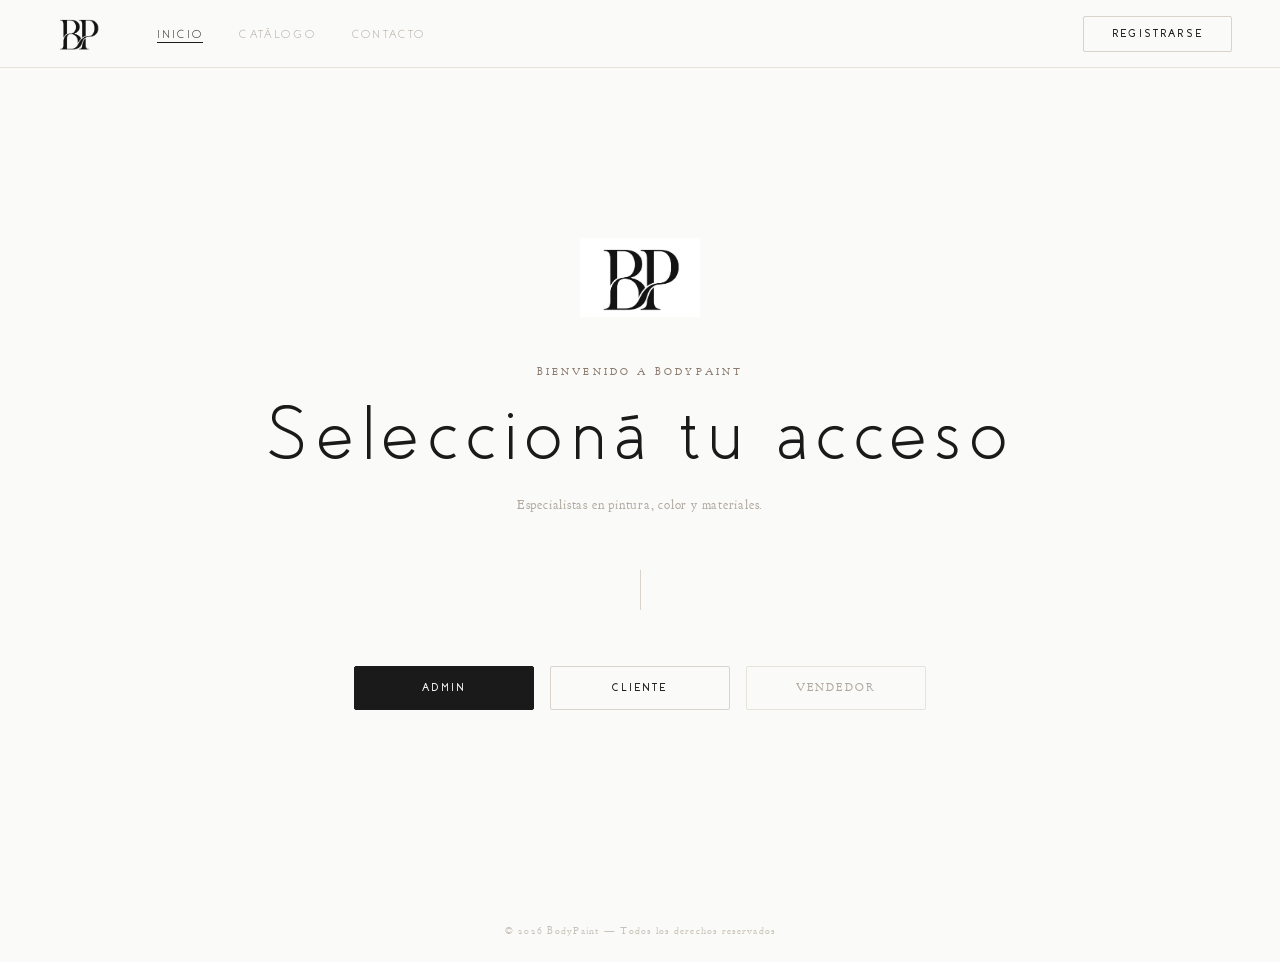
<file: index.html>
<!DOCTYPE html>
<html lang="es">
<head>
  <meta charset="UTF-8">
  <meta http-equiv="refresh" content="0; url=/frontend/index.html">
  <title>BodyPaint</title>
  <script>location.replace('/frontend/index.html');</script>
</head>
<body>
  <a href="/frontend/index.html">Ir a BodyPaint</a>
</body>
</html>
</file>
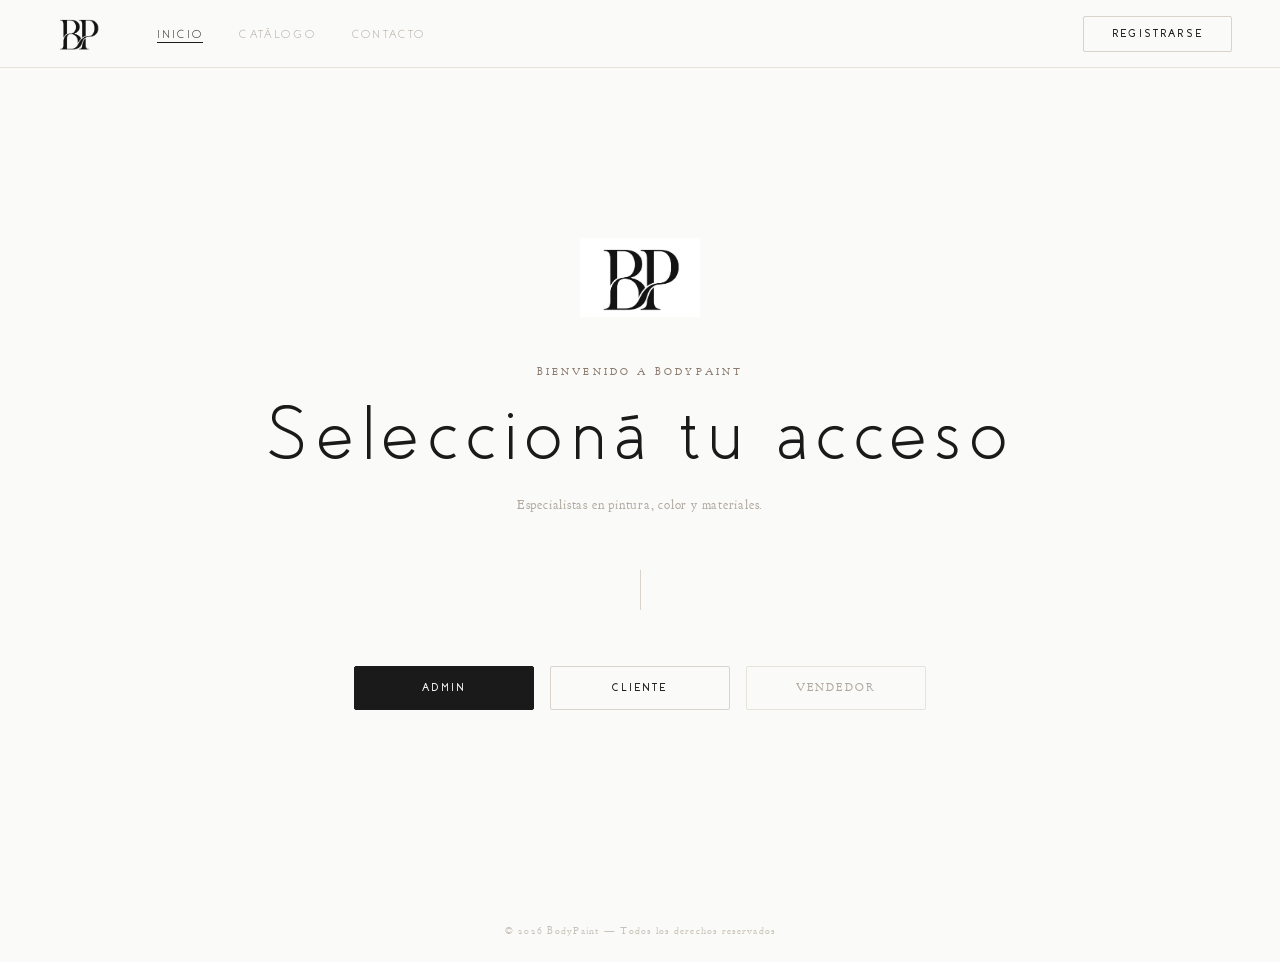
<file: frontend/index.html>
<!DOCTYPE html>
<html lang="es">
<head>
  <meta charset="UTF-8">
  <meta name="viewport" content="width=device-width, initial-scale=1.0">
  <title>BodyPaint</title>
  <link rel="stylesheet" href="/frontend/css/bp-theme.css">
  <style>
    /* ── INDEX-SPECIFIC ── */
    body { background: var(--white); }

    .index-main {
      min-height: calc(100vh - 68px);
      display: flex;
      flex-direction: column;
      align-items: center;
      justify-content: center;
      padding: 60px 24px 80px;
    }

    .index-logo-wrap {
      margin-bottom: 48px;
      animation: fadeIn 0.8s ease both;
    }

    .index-logo-img {
      width: 120px;
      height: auto;
      display: block;
      margin: 0 auto;
      mix-blend-mode: multiply;
    }

    .index-eyebrow {
      font-family: var(--font-body);
      font-size: 0.62rem;
      font-weight: 400;
      letter-spacing: 0.32em;
      text-transform: uppercase;
      color: var(--warm);
      margin-bottom: 16px;
      animation: fadeUp 0.6s 0.1s ease both;
      text-align: center;
    }

    .index-title {
      font-family: var(--font-display);
      font-size: clamp(2.8rem, 6vw, 5rem);
      font-weight: 300;
      letter-spacing: 0.1em;
      color: var(--ink);
      text-align: center;
      line-height: 1.05;
      margin-bottom: 20px;
      animation: fadeUp 0.6s 0.15s ease both;
    }

    .index-sub {
      font-size: 0.82rem;
      font-weight: 300;
      color: var(--muted);
      letter-spacing: 0.06em;
      text-align: center;
      margin-bottom: 56px;
      animation: fadeUp 0.6s 0.2s ease both;
    }

    .index-divider {
      width: 1px;
      height: 40px;
      background: var(--border);
      margin: 0 auto 56px;
      animation: fadeIn 0.6s 0.25s ease both;
    }

    .index-botones {
      display: flex;
      gap: 16px;
      flex-wrap: wrap;
      justify-content: center;
      animation: fadeUp 0.6s 0.3s ease both;
    }

    .btn-index {
      padding: 14px 40px;
      font-size: 0.68rem;
      letter-spacing: 0.2em;
      min-width: 180px;
    }

    .btn-vendedor {
      display: inline-flex;
      align-items: center;
      justify-content: center;
      background: transparent;
      color: var(--muted);
      border: 1px solid var(--border2);
      font-family: var(--font-body);
      font-size: 0.68rem;
      font-weight: 400;
      letter-spacing: 0.2em;
      text-transform: uppercase;
      padding: 14px 40px;
      border-radius: var(--radius-sm);
      cursor: pointer;
      min-width: 180px;
      transition: border-color var(--transition), color var(--transition);
      text-decoration: none;
    }

    .btn-vendedor:hover {
      border-color: var(--muted);
      color: var(--ink);
    }

    .index-footer {
      margin-top: auto;
      padding: 24px;
      text-align: center;
      font-size: 0.65rem;
      font-weight: 300;
      color: var(--light);
      letter-spacing: 0.12em;
    }
  </style>
</head>
<body>

  <nav class="navbar">
    <a href="#" class="nav-logo">
      <!-- Logo SVG inline — sólo las letras BP -->
      <img class="nav-logo-img" src="[data-uri]" alt="BodyPaint" />
    </a>
    <ul class="nav-links">
      <li><a href="#" class="active">Inicio</a></li>
      <li><a href="/frontend/pages/CatalogoCliente.html">Catálogo</a></li>
      <li><a href="#">Contacto</a></li>
    </ul>
    <div class="nav-actions">
      <a href="/frontend/pages/RegistrarCliente.html" class="btn-outline">Registrarse</a>
    </div>
    <button class="hamburger" id="hamburger" type="button">
      <span></span><span></span><span></span>
    </button>
  </nav>

  <main class="index-main">

    <div class="index-logo-wrap">
      <img class="index-logo-img" src="[data-uri]" alt="BodyPaint" />
    </div>

    <p class="index-eyebrow">Bienvenido a BodyPaint</p>
    <h1 class="index-title">Seleccioná tu acceso</h1>
    <p class="index-sub">Especialistas en pintura, color y materiales.</p>

    <div class="index-divider"></div>

    <div class="index-botones">
      <a href="/frontend/pages/Admin.html" class="btn-solid btn-index">Admin</a>
      <a href="/frontend/pages/RegistrarCliente.html" class="btn-outline btn-index">Cliente</a>
      <a href="/frontend/pages/VendedorPedidos.html" class="btn-vendedor">Vendedor</a>
    </div>

  </main>

  <footer class="index-footer">
    &copy; 2026 BodyPaint — Todos los derechos reservados
  </footer>

</body>
</html>
</file>
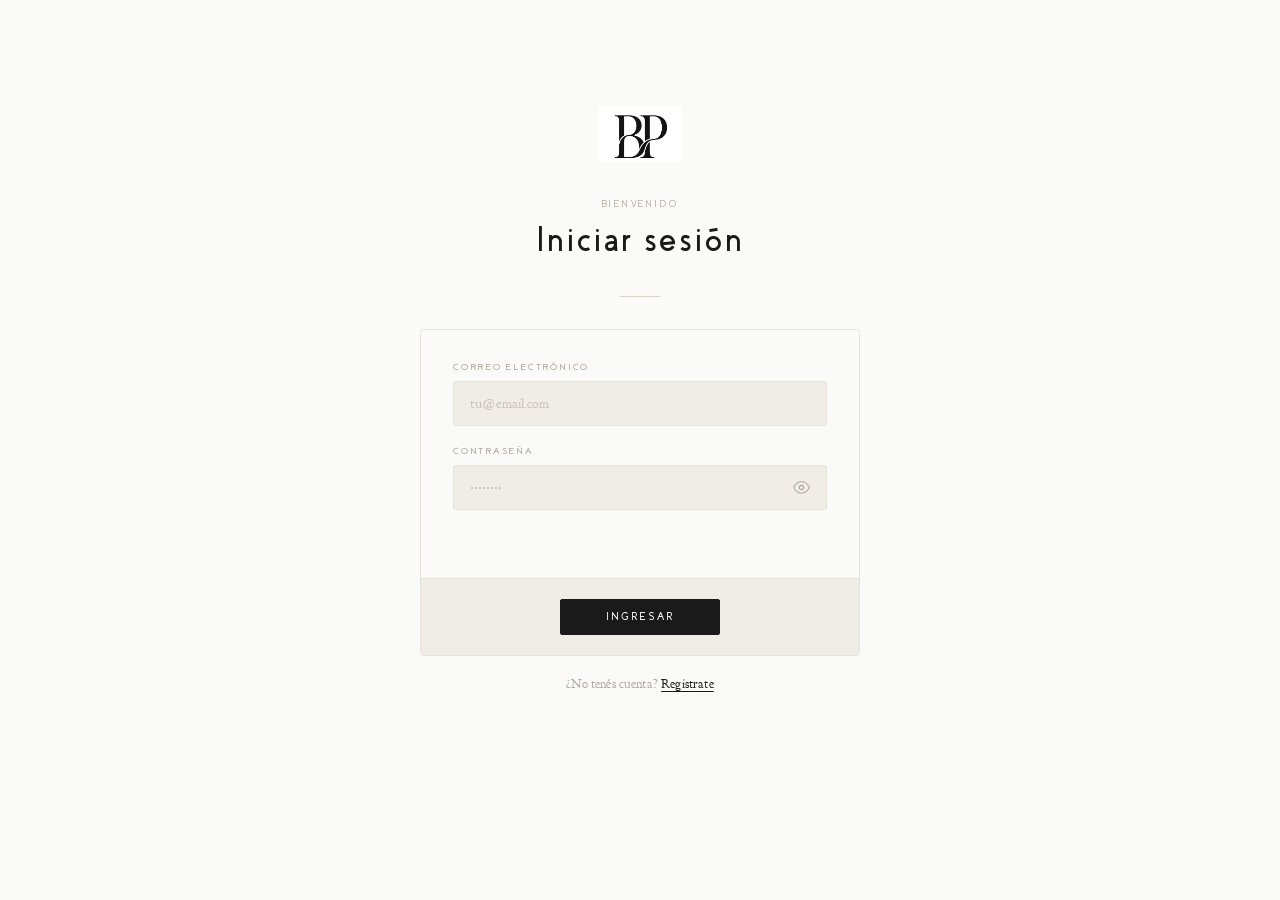
<file: frontend/pages/Admin.html>
<!DOCTYPE html>
<html lang="es">
<head>
  <meta charset="UTF-8" />
  <meta name="viewport" content="width=device-width, initial-scale=1.0" />
<<<<<<< Updated upstream
  <title>BodyPaint - Admin</title>
  <link rel="preconnect" href="https://fonts.googleapis.com" />
  <link
    href="https://fonts.googleapis.com/css2?family=Barlow:wght@300;400;600;700&family=Barlow+Condensed:wght@700;900&display=swap"
    rel="stylesheet"
  />
  <link rel="stylesheet" href="../css/CreateAdminProduct.css" />
  <script src="../js/ApiAdmin.js" defer></script>
=======
  <title>BodyPaint — Admin</title>
  <link rel="stylesheet" href="/frontend/css/CreateAdminProduct.css" />
  <script src="/frontend/js/ApiAdmin.js" defer></script>
>>>>>>> Stashed changes
</head>
<body>

  <nav class="navbar">
    <a href="/frontend/index.html" class="nav-logo">
      <img class="nav-logo-img" src="[data-uri]" alt="BodyPaint" />
    </a>
    <ul class="nav-links">
<<<<<<< Updated upstream
      <li><a href="#">Inicio</a></li>
      <li><a href="CatalogoCliente.html">Cat&aacute;logo</a></li>
      <li><a href="#" class="active">Admin</a></li>
      <li><a href="VendedorPedidos.html">Vendedor</a></li>
=======
      <li><a href="/frontend/index.html" >Inicio</a></li>
      <li><a href="/frontend/pages/CatalogoCliente.html" >Catálogo</a></li>
      <li><a href="/frontend/pages/Admin.html" class="active">Admin</a></li>
      <li><a href="/frontend/pages/VendedorPedidos.html" >Vendedor</a></li>
>>>>>>> Stashed changes
    </ul>
    <div class="nav-actions">
      <button class="btn-outline" id="btn-cerrar-sesion" type="button" style="display:none">Cerrar sesión</button>
    </div>
    <button class="hamburger" id="hamburger" type="button"><span></span><span></span><span></span></button>
  </nav>

  <div class="page-header">
    <p class="page-header-eyebrow">Panel de control</p>
    <h1 class="page-header-title">Administrador</h1>
    <p class="page-header-sub">Gestioná tu inventario de productos</p>
  </div>

  <div class="tabs-section">
    <div class="tabs" id="tabs">
      <button class="tab-btn active" data-tab="crear" type="button">+ Crear producto</button>
      <button class="tab-btn" data-tab="productos" type="button">Productos</button>
      <button class="tab-btn" data-tab="reporte-stock" type="button">Reporte stock mínimo</button>
    </div>
  </div>

  <div class="admin-content">
    <div class="container">

      <!-- TAB: Crear -->
      <div class="tab-panel active" id="tab-crear">
        <div class="section-header">
          <div>
            <div class="section-title">Nuevo producto</div>
            <div class="section-sub">Completá los campos para agregar un producto al catálogo</div>
          </div>
        </div>
        <div class="form-card">
          <div class="form-card-header">
            <div class="form-card-icon">+</div>
            <div>
              <div class="form-card-title">Crear producto</div>
              <div class="form-card-sub">Todos los campos marcados son obligatorios</div>
            </div>
          </div>
          <div class="form-card-body">
            <div class="form-row">
              <div class="form-group">
                <label class="form-label" for="nombre">Nombre *</label>
                <input class="form-input" type="text" id="nombre" placeholder="Ej: Pintura corporal roja" required />
              </div>
              <div class="form-group">
                <label class="form-label" for="marca">Marca *</label>
                <input class="form-input" type="text" id="marca" placeholder="Ej: BodyPaint" required />
              </div>
            </div>
            <div class="form-row form-row--3">
              <div class="form-group">
                <label class="form-label" for="precio">Precio *</label>
                <div class="price-wrap">
                  <span class="price-prefix">$</span>
                  <input class="form-input" type="number" id="precio" placeholder="0.00" min="1" step="0.01" required />
                </div>
              </div>
              <div class="form-group">
                <label class="form-label" for="stock">Stock *</label>
                <input class="form-input" type="number" id="stock" placeholder="1" min="1" required />
              </div>
<<<<<<< Updated upstream
            
              <div class="form-group">
                <label class="form-label" for="stock_min">Stock minimo *</label>
=======
              <div class="form-group">
                <label class="form-label" for="stock_min">Stock mínimo *</label>
>>>>>>> Stashed changes
                <input class="form-input" type="number" id="stock_min" placeholder="1" min="1" required />
              </div>
            </div>
            <div class="form-row form-row--full" style="margin-bottom:20px">
              <div class="form-group">
                <label class="form-label" for="foto">URL de foto *</label>
                <input class="form-input" type="text" id="foto" placeholder="https://example.com/foto.jpg" required />
              </div>
            </div>
            <div class="form-group" style="margin-bottom:0">
              <label class="form-label" for="descripcion">Descripción</label>
              <textarea class="form-textarea" id="descripcion" placeholder="Descripción del producto..."></textarea>
            </div>
          </div>
          <div class="form-card-footer">
            <button class="btn-outline" id="btn-cancelar" type="button">Cancelar</button>
            <button class="btn-solid" id="btn-crear-producto" type="button">Crear producto</button>
          </div>
        </div>
      </div>

      <!-- TAB: Productos -->
      <div class="tab-panel" id="tab-productos">
        <div class="section-header">
          <div>
            <div class="section-title">Productos registrados</div>
            <div class="section-sub">Listado completo de productos en el catálogo</div>
          </div>
          <button class="btn-solid" id="btn-ir-crear" type="button">+ Agregar nuevo</button>
        </div>
        <div class="products-table-wrap">
          <table class="products-table" id="products-table">
            <thead>
              <tr>
                <th>Nombre</th>
                <th>Marca</th>
                <th>Precio</th>
                <th>Stock</th>
                <th>Stock mínimo</th>
                <th>Estado</th>
              </tr>
            </thead>
            <tbody id="products-tbody">
<<<<<<< Updated upstream
              <tr class="empty-row">
                <td colspan="6">No hay productos cargados a&uacute;n.</td>
              </tr>
=======
              <tr class="empty-row"><td colspan="6">No hay productos cargados aún.</td></tr>
>>>>>>> Stashed changes
            </tbody>
          </table>
        </div>
      </div>

      <!-- TAB: Reporte stock -->
      <div class="tab-panel" id="tab-reporte-stock">
        <div class="section-header">
          <div>
            <div class="section-title">Reporte de stock mínimo</div>
            <div class="section-sub">Productos que llegaron al stock mínimo, están por debajo o se encuentran cerca</div>
          </div>
          <button class="btn-solid" id="btn-actualizar-reporte-stock" type="button">Actualizar reporte</button>
        </div>
        <div class="products-table-wrap">
          <table class="products-table" id="reporte-stock-table">
            <thead>
              <tr>
                <th>Código</th>
                <th>Nombre</th>
                <th>Stock actual</th>
                <th>Stock mínimo</th>
                <th>Estado</th>
              </tr>
            </thead>
            <tbody id="reporte-stock-tbody">
              <tr class="empty-row"><td colspan="5">No hay productos cerca del stock mínimo.</td></tr>
            </tbody>
          </table>
        </div>
      </div>

    </div>
  </div>

  <div class="toast" id="toast"></div>
</body>
</html>
</file>
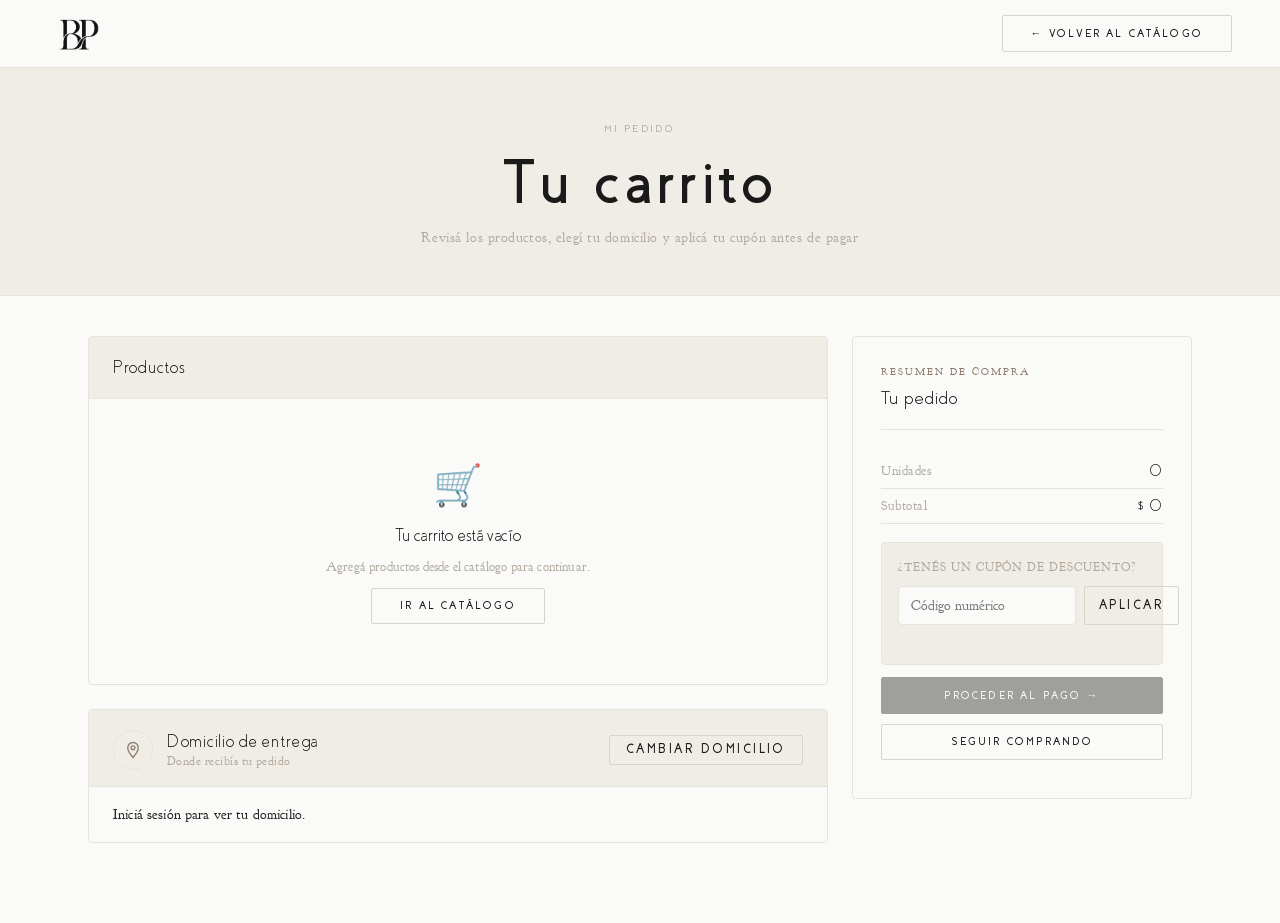
<file: frontend/pages/CarritoCliente.html>
<!DOCTYPE html>
<html lang="es">
<head>
  <meta charset="UTF-8" />
  <meta name="viewport" content="width=device-width, initial-scale=1.0" />
  <title>BodyPaint — Mi Carrito</title>
  <link rel="stylesheet" href="/frontend/css/checkout.css" />
  <script type="module" src="/frontend/js/carrito.js"></script>
</head>
<body>

  <nav class="navbar">
    <a href="/frontend/pages/CatalogoCliente.html" class="nav-logo">
      <img class="nav-logo-img" src="[data-uri]" alt="BodyPaint" />
    </a>
    <div class="nav-actions">
      <a class="btn-outline" href="/frontend/pages/CatalogoCliente.html">← Volver al catálogo</a>
    </div>
  </nav>

  <div class="page-header">
    <p class="page-header-eyebrow">Mi pedido</p>
    <h1 class="page-header-title">Tu carrito</h1>
    <p class="page-header-sub">Revisá los productos, elegí tu domicilio y aplicá tu cupón antes de pagar</p>
  </div>

  <main class="container checkout-layout">

    <!-- Columna principal -->
    <div class="checkout-main-col">

      <!-- Productos -->
      <section class="checkout-main">
        <div class="section-card">
          <div class="section-heading">
            <h2 class="section-title">Productos</h2>
          </div>
          <div id="carrito-items" aria-live="polite"></div>
        </div>
      </section>

      <!-- Domicilio de entrega -->
      <section class="section-card domicilio-card" id="domicilio-panel">
        <div class="section-heading domicilio-heading">
          <div class="domicilio-heading-left">
            <span class="domicilio-icon" aria-hidden="true">
              <svg viewBox="0 0 24 24" fill="none" stroke="currentColor" stroke-width="1.8">
                <path d="M12 2C8.13 2 5 5.13 5 9c0 5.25 7 13 7 13s7-7.75 7-13c0-3.87-3.13-7-7-7z"/>
                <circle cx="12" cy="9" r="2.5"/>
              </svg>
            </span>
            <div>
              <h2 class="section-title">Domicilio de entrega</h2>
              <p class="domicilio-subtitle">Donde recibís tu pedido</p>
            </div>
          </div>
          <button id="btn-cambiar-domicilio" type="button" class="btn-outline domicilio-toggle-btn">
            Cambiar domicilio
          </button>
        </div>

        <!-- Texto del domicilio actual -->
        <div class="domicilio-actual">
          <p id="domicilio-skeleton" class="domicilio-skeleton">Cargando domicilio…</p>
          <p id="domicilio-texto" class="domicilio-texto" style="display:none;"></p>
        </div>

        <!-- Formulario de cambio (oculto por defecto) -->
        <form id="form-domicilio" class="domicilio-form" style="display:none;" novalidate>
          <div class="domicilio-form-grid">

            <div class="form-group form-group--wide">
              <label class="form-label" for="d-calle">Calle <span class="required">*</span></label>
              <input id="d-calle" name="calle" type="text" class="form-input"
                placeholder="Ej: Av. Corrientes" autocomplete="street-address" />
            </div>

            <div class="form-group">
              <label class="form-label" for="d-altura">Altura <span class="required">*</span></label>
              <input id="d-altura" name="altura" type="number" class="form-input"
                placeholder="Ej: 1234" min="1" inputmode="numeric" />
            </div>

            <div class="form-group">
              <label class="form-label" for="d-piso">Piso</label>
              <input id="d-piso" name="piso" type="number" class="form-input"
                placeholder="Ej: 3" min="1" inputmode="numeric" />
            </div>

            <div class="form-group">
              <label class="form-label" for="d-depto">Departamento</label>
              <input id="d-depto" name="departamento" type="text" class="form-input"
                placeholder="Ej: A" maxlength="10" />
            </div>

            <div class="form-group">
              <label class="form-label" for="d-localidad">Localidad <span class="required">*</span></label>
              <input id="d-localidad" name="localidad" type="text" class="form-input"
                placeholder="Ej: Buenos Aires" autocomplete="address-level2" />
            </div>

            <div class="form-group">
              <label class="form-label" for="d-provincia">Provincia <span class="required">*</span></label>
              <input id="d-provincia" name="provincia" type="text" class="form-input"
                placeholder="Ej: Buenos Aires" autocomplete="address-level1" />
            </div>

            <div class="form-group">
              <label class="form-label" for="d-cp">Código postal <span class="required">*</span></label>
              <input id="d-cp" name="codigoPostal" type="number" class="form-input"
                placeholder="Ej: 1043" min="1" inputmode="numeric" />
            </div>

          </div>

          <p id="domicilio-mensaje" class="domicilio-mensaje"></p>

          <div class="domicilio-form-actions">
            <button id="btn-guardar-domicilio" type="submit" class="btn-solid">
              Guardar domicilio
            </button>
          </div>
        </form>

      </section>

    </div><!-- /checkout-main-col -->

    <!-- Sidebar resumen -->
    <aside class="checkout-sidebar">
      <div class="summary-card">

        <p class="summary-eyebrow">Resumen de compra</p>
        <h2 class="summary-title">Tu pedido</h2>

        <div class="summary-row">
          <span>Unidades</span>
          <strong id="carrito-count">0</strong>
        </div>

        <div class="summary-row">
          <span>Subtotal</span>
          <strong id="carrito-total">$0</strong>
        </div>

        <!-- Fila descuento — oculta hasta aplicar cupón -->
        <div class="summary-row discount-row" id="discount-row" style="display:none;">
          <span>Descuento cupón</span>
          <strong id="summary-discount" class="discount-amount">-$0</strong>
        </div>

        <!-- Total final — oculta hasta aplicar cupón -->
        <div class="summary-row final-total-row" id="final-total-row" style="display:none;">
          <span><strong>Total a pagar</strong></span>
          <strong id="summary-final-total" class="final-amount">$0</strong>
        </div>

        <!-- Sección cupón -->
        <div class="coupon-section">
          <p class="coupon-label">¿Tenés un cupón de descuento?</p>
          <div class="coupon-input-row">
            <input id="codigo-cupon" type="number" placeholder="Código numérico"
              inputmode="numeric" min="1" class="coupon-input" />
            <button id="btn-aplicar-cupon" type="button" class="btn-outline coupon-btn">
              Aplicar
            </button>
          </div>
          <p id="coupon-message" class="coupon-message"></p>
        </div>

        <button class="btn-solid summary-button" id="btn-proceder-pago" type="button" disabled>
          Proceder al pago →
        </button>

        <a class="btn-outline summary-button" href="/frontend/pages/CatalogoCliente.html"
           style="text-align:center; margin-top:0;">
          Seguir comprando
        </a>

      </div>
    </aside>

  </main>

</body>
</html>
</file>
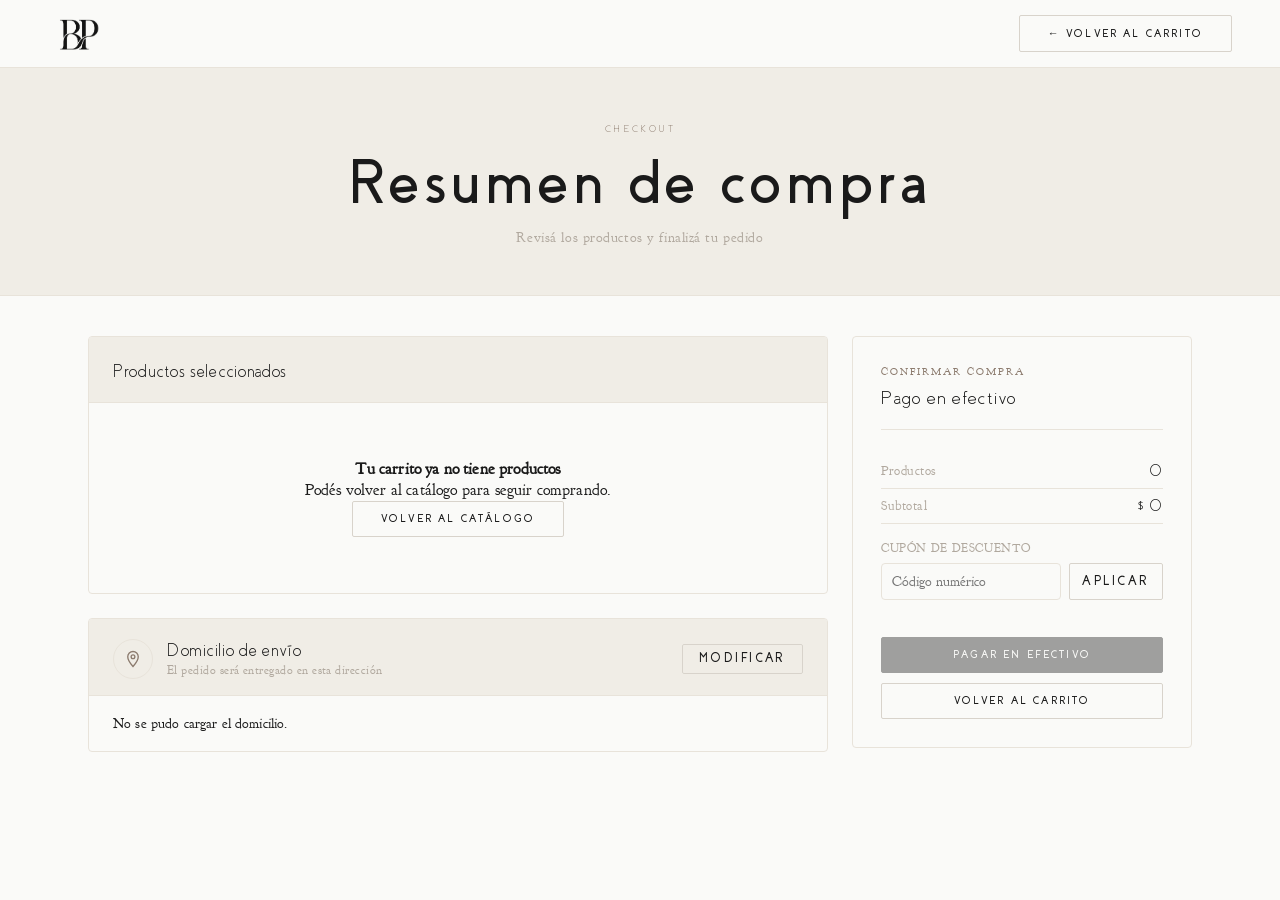
<file: frontend/pages/CheckoutCliente.html>
<!DOCTYPE html>
<html lang="es">
<head>
  <meta charset="UTF-8" />
  <meta name="viewport" content="width=device-width, initial-scale=1.0" />
  <title>BodyPaint — Checkout</title>
  <link rel="stylesheet" href="/frontend/css/checkout.css" />
  <script type="module" src="/frontend/js/checkout.js"></script>
</head>
<body>

  <nav class="navbar">
    <a href="/frontend/pages/CatalogoCliente.html" class="nav-logo">
      <img class="nav-logo-img" src="[data-uri]" alt="BodyPaint" />
    </a>
    <div class="nav-actions">
      <a class="btn-outline" href="/frontend/pages/CarritoCliente.html">← Volver al carrito</a>
    </div>
  </nav>

  <div class="page-header">
    <p class="page-header-eyebrow">Checkout</p>
    <h1 class="page-header-title">Resumen de compra</h1>
    <p class="page-header-sub">Revisá los productos y finalizá tu pedido</p>
  </div>

  <main class="container checkout-layout">
    <div class="checkout-main-col">

      <!-- Productos -->
      <section class="checkout-main">
        <div class="section-card">
          <div class="section-heading">
            <div>
              <p class="section-eyebrow" id="order-number"></p>
              <h2 class="section-title">Productos seleccionados</h2>
            </div>
          </div>
          <div class="checkout-items" id="checkout-items"></div>
        </div>
      </section>

      <!-- Domicilio de envío -->
      <section class="section-card domicilio-card">
        <div class="section-heading domicilio-heading">
          <div class="domicilio-heading-left">
            <span class="domicilio-icon" aria-hidden="true">
              <svg viewBox="0 0 24 24" fill="none" stroke="currentColor" stroke-width="1.8">
                <path d="M12 2C8.13 2 5 5.13 5 9c0 5.25 7 13 7 13s7-7.75 7-13c0-3.87-3.13-7-7-7z"/>
                <circle cx="12" cy="9" r="2.5"/>
              </svg>
            </span>
            <div>
              <h2 class="section-title">Domicilio de envío</h2>
              <p class="domicilio-subtitle">El pedido será entregado en esta dirección</p>
            </div>
          </div>
          <a class="btn-outline domicilio-toggle-btn" href="/frontend/pages/CarritoCliente.html"
             style="font-size:0.78rem; padding:7px 16px;">
            Modificar
          </a>
        </div>
        <div class="domicilio-actual">
          <p id="domicilio-skeleton-checkout" class="domicilio-skeleton">Cargando domicilio…</p>
          <p id="domicilio-texto-checkout" class="domicilio-texto" style="display:none;"></p>
        </div>
      </section>

    </div><!-- /checkout-main-col -->

    <aside class="checkout-sidebar">
      <div class="summary-card">
        <p class="summary-eyebrow">Confirmar compra</p>
        <h2 class="summary-title">Pago en efectivo</h2>

        <div class="summary-row">
          <span>Productos</span>
          <strong id="summary-items">0</strong>
        </div>

        <div class="summary-row">
          <span>Subtotal</span>
          <strong id="summary-total">$0</strong>
        </div>

        <div class="summary-row" id="discount-row" style="display:none;">
          <span>Descuento cupón</span>
          <strong id="summary-discount" style="color:#c0392b;">-$0</strong>
        </div>

        <div class="summary-row" id="final-total-row" style="display:none; border-top: 2px solid var(--warm); padding-top: 0.75rem; margin-top: 0.25rem;">
          <span><strong>Total final</strong></span>
          <strong id="summary-final-total">$0</strong>
        </div>

        <div style="margin: 1rem 0;">
          <label for="codigo-cupon" style="display:block; font-size:0.78rem; letter-spacing:0.05em; color:var(--muted); margin-bottom:6px; text-transform:uppercase;">Cupón de descuento</label>
          <div style="display:flex; gap:8px;">
            <input id="codigo-cupon" type="number" placeholder="Código numérico" inputmode="numeric" min="1"
              style="flex:1; padding:8px 10px; border:1px solid var(--border2); background:var(--white); color:var(--ink); border-radius:4px; font-size:0.88rem;" />
            <button id="btn-aplicar-cupon" type="button" class="btn-outline" style="white-space:nowrap; padding:8px 12px; font-size:0.8rem;">
              Aplicar
            </button>
          </div>
          <p id="coupon-message" style="margin-top:6px; font-size:0.78rem; min-height:1.2em; letter-spacing:0.03em;"></p>
        </div>

        <button class="btn-solid summary-button" id="cash-payment-btn" type="button">
          Pagar en efectivo
        </button>

        <a class="btn-outline summary-link" href="/frontend/pages/CarritoCliente.html">
          Volver al carrito
        </a>
      </div>
    </aside>
  </main>

  <!-- Modal pago -->
  <div class="payment-overlay" id="payment-overlay" role="dialog" aria-modal="true" hidden>
    <div class="payment-modal">
      <p class="payment-eyebrow">Pago</p>
      <h2 class="payment-title" id="payment-title">Monto a pagar: $0</h2>
      <div class="payment-actions">
        <button class="btn-outline" id="payment-cancel-btn" type="button">Cancelar</button>
        <button class="btn-solid" id="payment-finish-btn" type="button">Pago finalizado</button>
      </div>
    </div>
  </div>

</body>
</html>
</file>
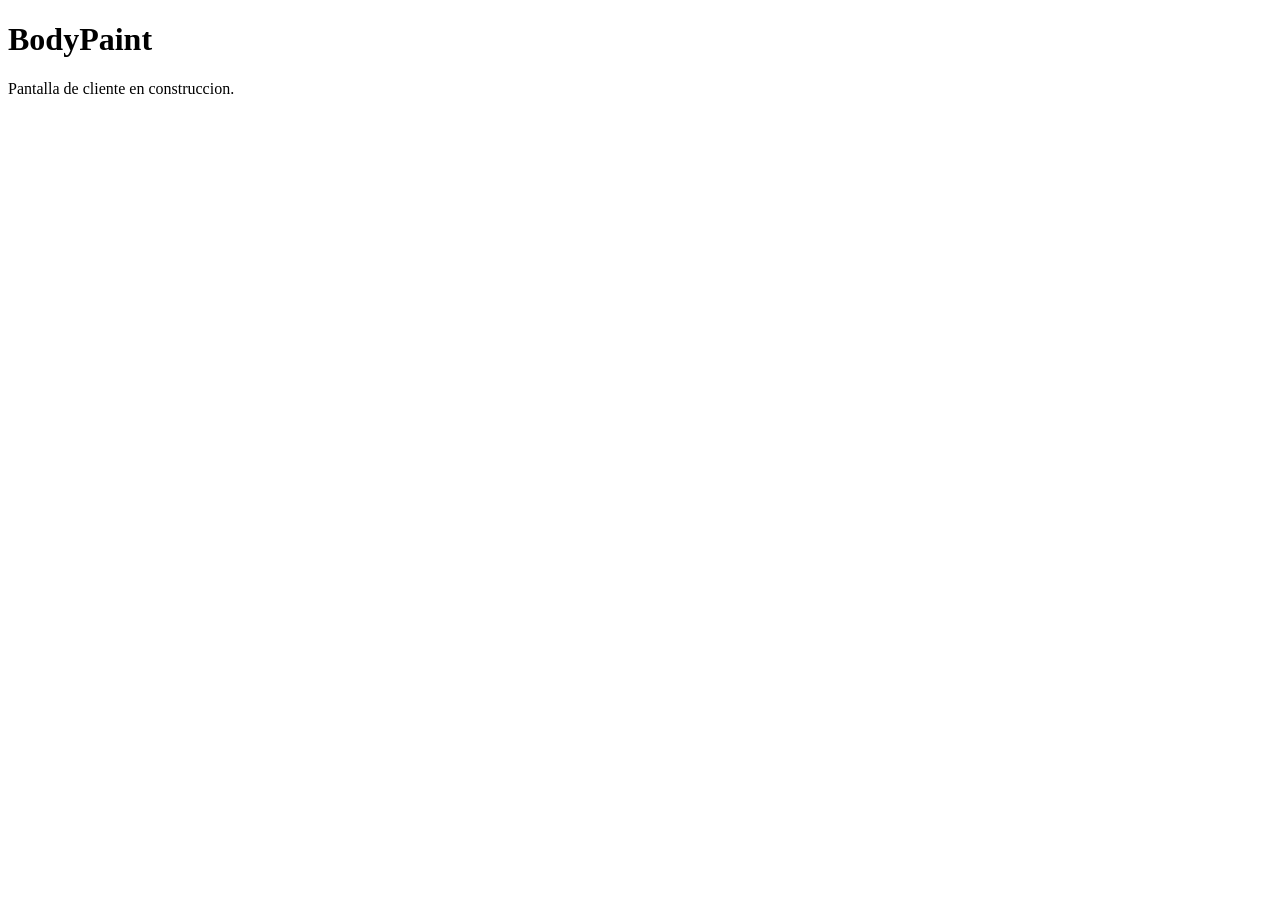
<file: frontend/pages/Cliente.html>
<!DOCTYPE html>
<html lang="es">
<head>
  <meta charset="UTF-8" />
  <meta name="viewport" content="width=device-width, initial-scale=1.0" />
  <title>BodyPaint - Cliente</title>
</head>
<body>
  <main>
    <h1>BodyPaint</h1>
    <p>Pantalla de cliente en construccion.</p>
  </main>
</body>
</html>
</file>
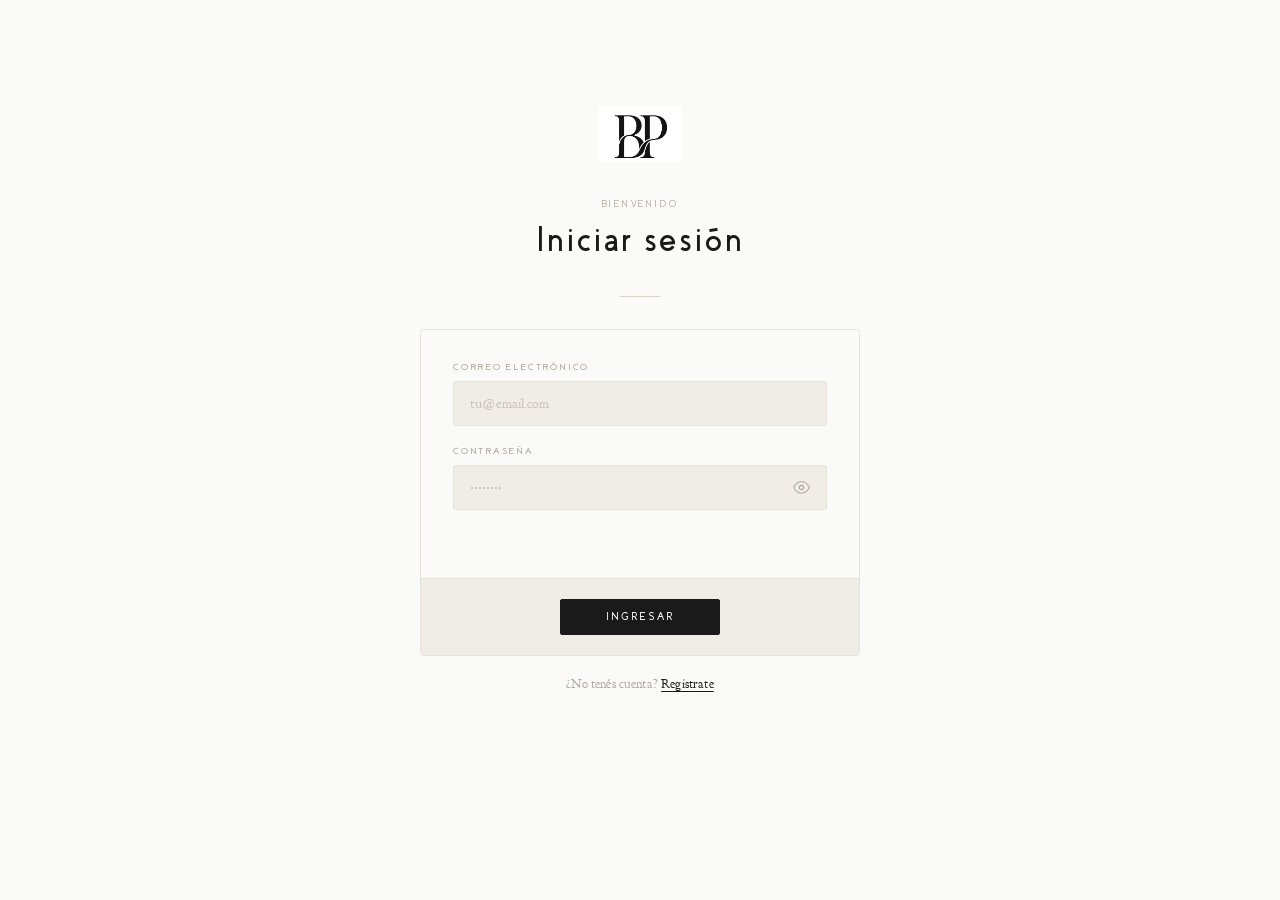
<file: frontend/pages/LoginCliente.html>
<!DOCTYPE html>
<html lang="es">
<head>
  <meta charset="UTF-8" />
  <meta name="viewport" content="width=device-width, initial-scale=1.0" />
  <title>BodyPaint — Iniciar sesión</title>
  <link rel="stylesheet" href="/frontend/css/bp-theme.css" />
  <style>
    .index-main {
      min-height: calc(100vh - 68px);
      display: flex;
      align-items: center;
      justify-content: center;
      padding: 48px 24px 80px;
      background: var(--white);
    }
    .login-wrap {
      width: 100%;
      max-width: 440px;
      animation: fadeUp 0.4s ease both;
    }
    .login-logo {
      display: flex;
      justify-content: center;
      margin-bottom: 36px;
    }
    .login-logo img {
      height: 56px;
      mix-blend-mode: multiply;
    }
    .login-eyebrow {
      font-family: var(--font-display);
      font-size: 0.62rem;
      font-weight: 300;
      letter-spacing: 0.28em;
      text-transform: uppercase;
      color: var(--warm);
      text-align: center;
      margin-bottom: 10px;
    }
    .login-title {
      font-family: var(--font-display);
      font-size: 2.2rem;
      font-weight: 700;
      letter-spacing: 0.06em;
      color: var(--ink);
      text-align: center;
      margin-bottom: 36px;
    }
    .login-error {
      font-family: var(--font-body);
      font-size: 0.78rem;
      color: #B43C3C;
      text-align: center;
      min-height: 20px;
      margin-bottom: 8px;
      letter-spacing: 0.03em;
    }
    .login-footer {
      text-align: center;
      margin-top: 20px;
      font-family: var(--font-body);
      font-size: 0.8rem;
      color: var(--muted);
    }
    .login-footer a {
      color: var(--ink);
      text-decoration: underline;
      text-underline-offset: 3px;
      transition: color var(--transition);
    }
    .login-footer a:hover { color: var(--warm); }
    .login-divider {
      width: 40px; height: 1px;
      background: var(--border);
      margin: 0 auto 32px;
    }
  </style>
</head>
<body>

  <main class="index-main">
    <div class="login-wrap">

      <div class="login-logo">
        <img src="[data-uri]" alt="BodyPaint" />
      </div>

      <p class="login-eyebrow">Bienvenido</p>
      <h1 class="login-title">Iniciar sesión</h1>
      <div class="login-divider"></div>

      <div class="form-card">
        <div class="form-card-body">
          <div class="form-group" style="margin-bottom:20px">
            <label class="form-label" for="email">Correo electrónico</label>
            <input class="form-input" type="email" id="email" placeholder="tu@email.com" required autocomplete="email" />
          </div>

          <div class="form-group" style="margin-bottom:8px">
            <label class="form-label" for="password">Contraseña</label>
            <div class="input-pass-wrap">
              <input class="form-input" type="password" id="password" placeholder="••••••••" required autocomplete="current-password" />
              <button type="button" class="toggle-pass" id="btn-toggle-pass" aria-label="Mostrar contraseña">
                <svg id="ico-eye" viewBox="0 0 24 24" fill="none" stroke="currentColor" stroke-width="1.5" width="17" height="17">
                  <path d="M1 12s4-8 11-8 11 8 11 8-4 8-11 8-11-8-11-8z"/><circle cx="12" cy="12" r="3"/>
                </svg>
                <svg id="ico-eye-off" viewBox="0 0 24 24" fill="none" stroke="currentColor" stroke-width="1.5" width="17" height="17" hidden>
                  <path d="M17.94 17.94A10.07 10.07 0 0112 20c-7 0-11-8-11-8a18.45 18.45 0 015.06-5.94M9.9 4.24A9.12 9.12 0 0112 4c7 0 11 8 11 8a18.5 18.5 0 01-2.16 3.19m-6.72-1.07a3 3 0 11-4.24-4.24"/><line x1="1" y1="1" x2="23" y2="23"/>
                </svg>
              </button>
            </div>
          </div>

          <p class="login-error" id="login-error"></p>
        </div>

        <div class="form-card-footer" style="justify-content:flex-end">
          <button class="btn-solid" id="btn-login" type="button" style="min-width:160px; margin: 0 auto; display:block">Ingresar</button>
        </div>
      </div>

      <p class="login-footer">
        ¿No tenés cuenta? <a href="/frontend/pages/RegistrarCliente.html">Registrate</a>
      </p>
    </div>
  </main>

  <script src="/frontend/js/LoginClienteApi.js"></script>
</body>
</html>
</file>
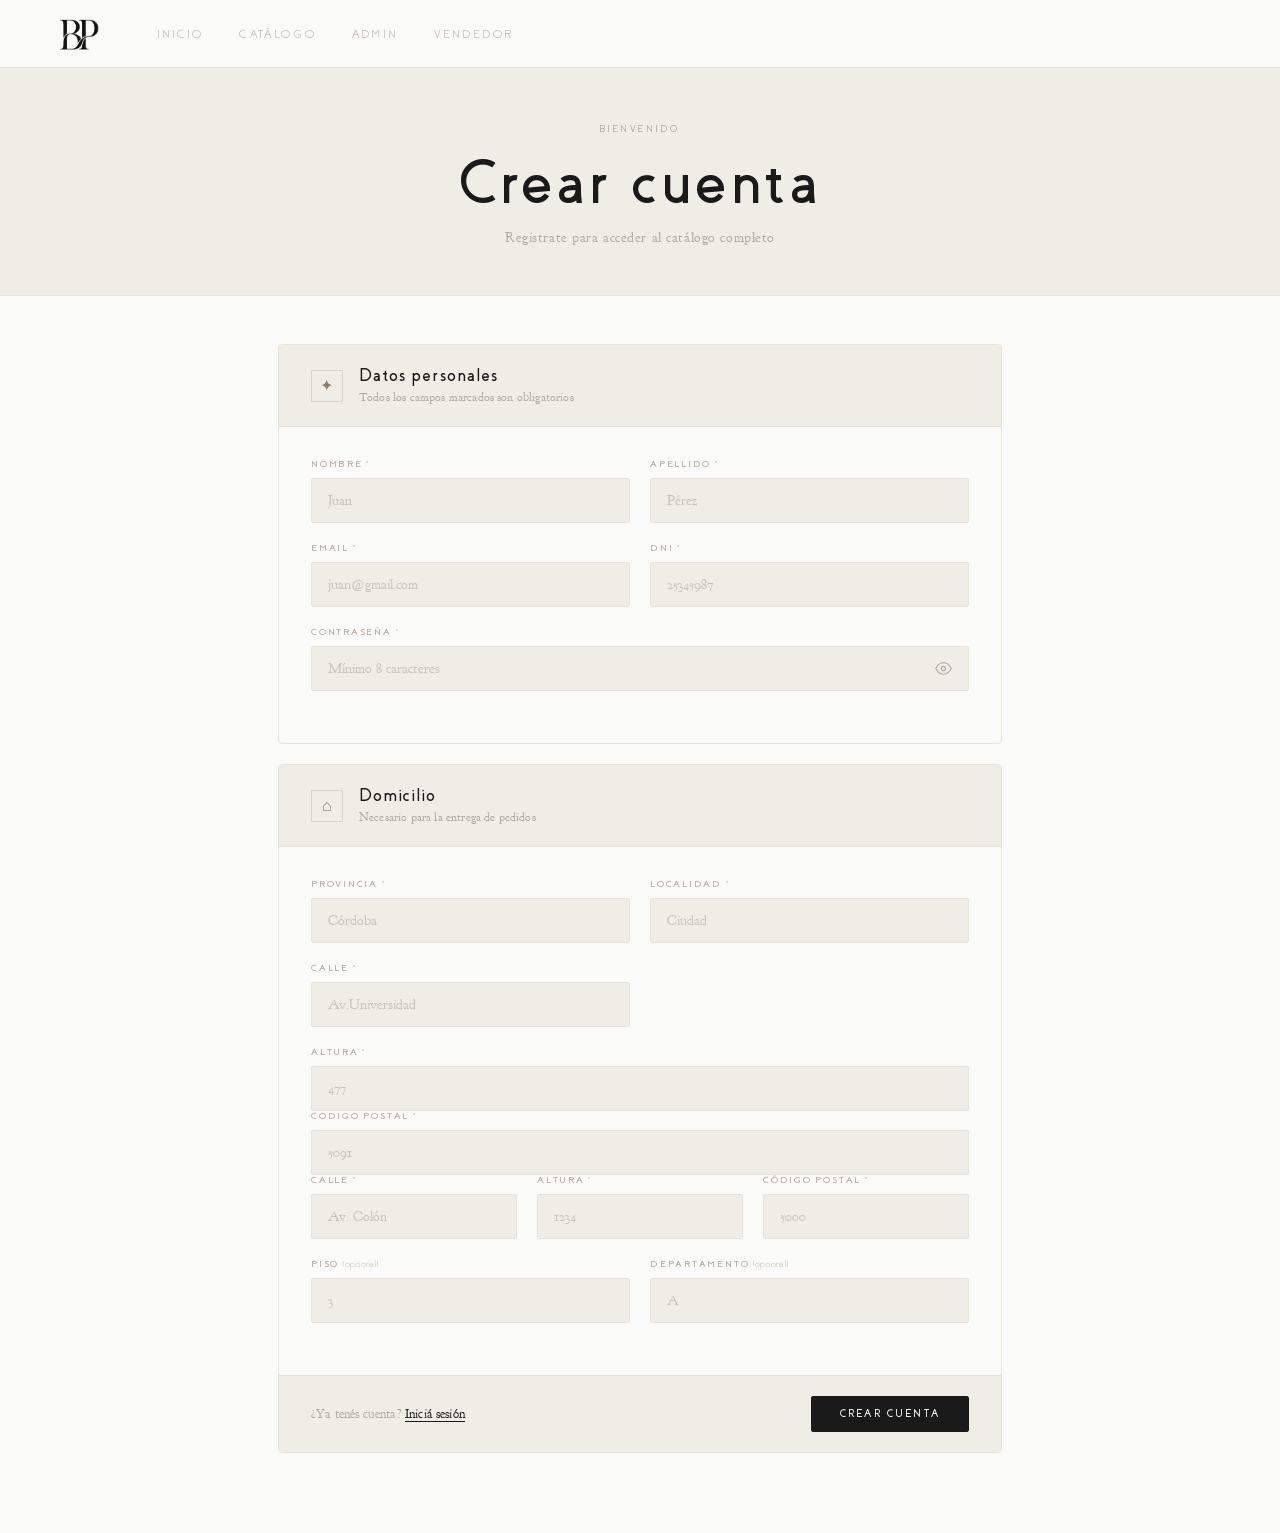
<file: frontend/pages/RegistrarCliente.html>
<!DOCTYPE html>
<html lang="es">
<head>
  <meta charset="UTF-8" />
  <meta name="viewport" content="width=device-width, initial-scale=1.0" />
  <title>BodyPaint — Registro</title>
  <link rel="stylesheet" href="/frontend/css/bp-theme.css" />
  <script src="/frontend/js/RegistrarClienteApi.js" defer></script>
</head>
<body>

  <nav class="navbar">
    <a href="/frontend/index.html" class="nav-logo">
      <img class="nav-logo-img" src="[data-uri]" alt="BodyPaint" />
    </a>
    <ul class="nav-links">
      <li><a href="/frontend/index.html" >Inicio</a></li>
      <li><a href="/frontend/pages/CatalogoCliente.html" >Catálogo</a></li>
      <li><a href="/frontend/pages/Admin.html" >Admin</a></li>
      <li><a href="/frontend/pages/VendedorPedidos.html" >Vendedor</a></li>
    </ul>
    <div class="nav-actions">
      <button class="btn-outline" id="btn-cerrar-sesion" type="button" style="display:none">Cerrar sesión</button>
    </div>
    <button class="hamburger" id="hamburger" type="button"><span></span><span></span><span></span></button>
  </nav>

  <div class="page-header">
    <p class="page-header-eyebrow">Bienvenido</p>
    <h1 class="page-header-title">Crear cuenta</h1>
    <p class="page-header-sub">Registrate para acceder al catálogo completo</p>
  </div>

  <section class="form-section">
    <div class="container" style="max-width:820px">
      <form id="registro-form" novalidate>
        <div class="form-card">
          <div class="form-card-header">
            <div class="form-card-icon">✦</div>
            <div>
              <div class="form-card-title">Datos personales</div>
              <div class="form-card-sub">Todos los campos marcados son obligatorios</div>
            </div>
          </div>
          <div class="form-card-body">
            <div class="form-row">
              <div class="form-group">
                <label class="form-label" for="nombre">Nombre *</label>
                <input class="form-input" type="text" id="nombre" placeholder="Juan" required />
              </div>
              <div class="form-group">
                <label class="form-label" for="apellido">Apellido *</label>
                <input class="form-input" type="text" id="apellido" placeholder="Pérez" required />
              </div>
            </div>
            <div class="form-row">
              <div class="form-group">
                <label class="form-label" for="email">Email *</label>
                <input class="form-input" type="email" id="email" placeholder="juan@gmail.com" required />
              </div>
              <div class="form-group">
                <label class="form-label" for="dni">DNI *</label>
                <input class="form-input" type="number" id="dni" placeholder="25345987" required />
              </div>
            </div>
            <div class="form-group" style="margin-bottom:20px">
              <label class="form-label" for="password">Contraseña *</label>
              <div class="input-pass-wrap">
                <input class="form-input" type="password" id="password" placeholder="Mínimo 8 caracteres" required />
                <button type="button" class="toggle-pass" id="button-password" aria-label="Mostrar contraseña">
                  <svg id="ico-eye" viewBox="0 0 24 24" fill="none" stroke="currentColor" stroke-width="1.5" width="17" height="17">
                    <path d="M1 12s4-8 11-8 11 8 11 8-4 8-11 8-11-8-11-8z"/><circle cx="12" cy="12" r="3"/>
                  </svg>
                  <svg id="ico-eye-off" viewBox="0 0 24 24" fill="none" stroke="currentColor" stroke-width="1.5" width="17" height="17" hidden>
                    <path d="M17.94 17.94A10.07 10.07 0 0112 20c-7 0-11-8-11-8a18.45 18.45 0 015.06-5.94M9.9 4.24A9.12 9.12 0 0112 4c7 0 11 8 11 8a18.5 18.5 0 01-2.16 3.19m-6.72-1.07a3 3 0 11-4.24-4.24"/><line x1="1" y1="1" x2="23" y2="23"/>
                  </svg>
                </button>
              </div>
            </div>
          </div>
        </div>

        <div class="form-card" style="margin-top:20px">
          <div class="form-card-header">
            <div class="form-card-icon">⌂</div>
            <div>
              <div class="form-card-title">Domicilio</div>
              <div class="form-card-sub">Necesario para la entrega de pedidos</div>
            </div>
          </div>
          <div class="form-card-body">
            <div class="form-row">
              <div class="form-group">
                <label class="form-label" for="provincia">Provincia *</label>
                <input class="form-input" type="text" id="provincia" placeholder="Córdoba" required />
              </div>
              <div class="form-group">
                <label class="form-label" for="localidad">Localidad *</label>
                <input class="form-input" type="text" id="localidad" placeholder="Ciudad" required />
              </div>
              <div class="form-group">
                <label class="form-label" for="calle">calle *</label>
                <input class="form-input" type="text" id="calle" placeholder="Av.Universidad" required />
              </div>
            </div>
            <div class="form-group">
              <label class="form-label" for="altura">Altura *</label>
              <input class="form-input" type="number" id="altura" placeholder="477" required />
            </div>
            <div class="form-group">
              <label class="form-label" for="codigoPostal">Codigo Postal *</label>
              <input class="form-input" type="number" id="codigoPostal" placeholder="5091" required />
            </div>
            <div class="form-row form-row--3">
              <div class="form-group">
                <label class="form-label" for="calle">Calle *</label>
                <input class="form-input" type="text" id="calle" placeholder="Av. Colón" required />
              </div>
              <div class="form-group">
                <label class="form-label" for="altura">Altura *</label>
                <input class="form-input" type="number" id="altura" placeholder="1234" min="1" required />
              </div>
              <div class="form-group">
                <label class="form-label" for="codigoPostal">Código postal *</label>
                <input class="form-input" type="number" id="codigoPostal" placeholder="5000" min="1" required />
              </div>
            </div>
            <div class="form-row">
              <div class="form-group">
                <label class="form-label" for="piso">Piso <span class="label-optional">(opcional)</span></label>
                <input class="form-input" type="number" id="piso" min="1" placeholder="3" />
              </div>
              <div class="form-group">
                <label class="form-label" for="departamento">Departamento <span class="label-optional">(opcional)</span></label>
                <input class="form-input" type="text" id="departamento" placeholder="A" />
              </div>
            </div>
          </div>
          <div class="form-card-footer">
            <p class="login-link">¿Ya tenés cuenta? <a href="/frontend/pages/LoginCliente.html">Iniciá sesión</a></p>
            <button class="btn-solid" id="btn-registrar" type="button">Crear cuenta</button>
          </div>
        </div>
      </form>
    </div>
  </section>

  <div class="toast" id="toast"></div>
</body>
</html>
</file>
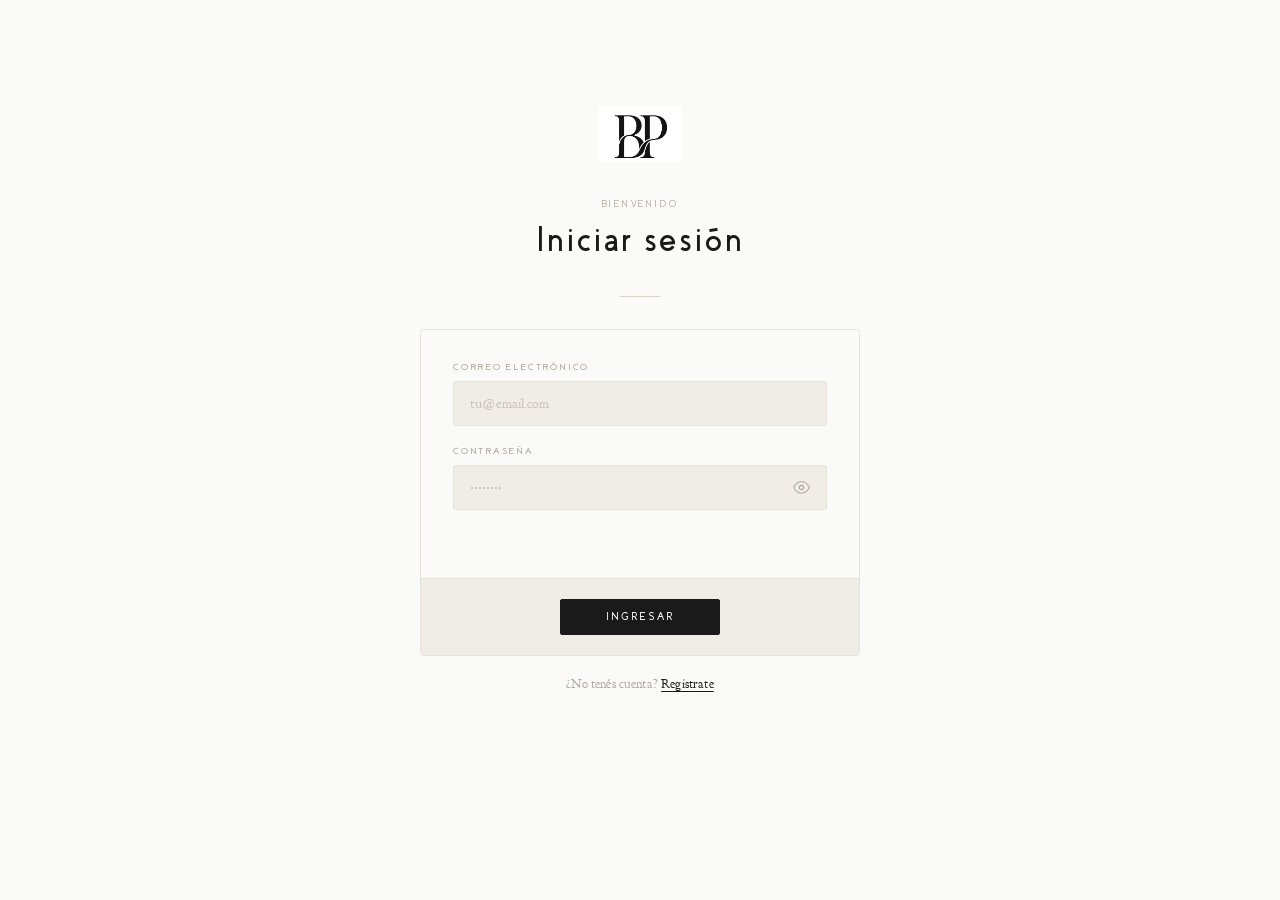
<file: frontend/pages/VendedorPedidos.html>
<!DOCTYPE html>
<html lang="es">
<head>
  <meta charset="UTF-8" />
  <meta name="viewport" content="width=device-width, initial-scale=1.0" />
  <title>BodyPaint — Vendedor</title>
  <link rel="stylesheet" href="/frontend/css/VendedorPedidos.css" />
</head>
<body>

  <nav class="navbar">
    <a href="/frontend/index.html" class="nav-logo">
      <img class="nav-logo-img" src="[data-uri]" alt="BodyPaint" />
    </a>
    <ul class="nav-links">
      <li><a href="/frontend/index.html">Inicio</a></li>
      <li><a href="/frontend/pages/CatalogoCliente.html">Catálogo</a></li>
      <li><a href="/frontend/pages/Admin.html">Admin</a></li>
      <li><a href="#" class="active">Vendedor</a></li>
    </ul>
    <button class="hamburger" id="hamburger" type="button"><span></span><span></span><span></span></button>
  </nav>

  <div class="page-header">
    <p class="page-header-eyebrow">Panel de gestión</p>
    <h1 class="page-header-title">Vendedor</h1>
    <p class="page-header-sub">Gestioná todos los pedidos y actualizá su estado</p>
  </div>

  <div class="vendedor-content">
    <div class="container">

      <div class="stats-bar" id="stats-bar" style="display:none">
        <div class="stat-chip">
          <span class="stat-label">Total pedidos</span>
          <span class="stat-value" id="stat-total">0</span>
        </div>
        <div class="stat-chip">
          <span class="stat-label">En proceso</span>
          <span class="stat-value" id="stat-proceso">0</span>
        </div>
        <div class="stat-chip">
          <span class="stat-label">Entregados</span>
          <span class="stat-value" id="stat-entregado">0</span>
        </div>
        <div class="stat-chip">
          <span class="stat-label">Cancelados</span>
          <span class="stat-value" id="stat-cancelado">0</span>
        </div>
      </div>

      <div class="section-header">
        <div>
          <div class="section-title">Todos los pedidos</div>
          <div class="section-sub">Hacé clic en un pedido para ver el detalle y cambiar el estado</div>
        </div>
        <button class="btn-solid" id="btn-recargar" type="button">↻ Recargar</button>
      </div>

      <div class="orders-table-wrap">
        <div class="loading-state" id="loading-state">
          <div class="spinner"></div>
          <p>Cargando pedidos...</p>
        </div>

        <table class="orders-table" id="orders-table" style="display:none">
          <thead>
            <tr>
              <th style="width:36px"></th>
              <th># Pedido</th>
              <th>Cliente ID</th>
              <th>Fecha</th>
              <th>Estado</th>
              <th>Productos</th>
              <th>Total</th>
            </tr>
          </thead>
          <tbody id="orders-tbody"></tbody>
        </table>

        <div class="empty-state" id="empty-state" style="display:none">
          <div class="empty-ico">📦</div>
          <p>No hay pedidos registrados aún.</p>
        </div>
      </div>

    </div>
  </div>

  <div class="toast" id="toast"></div>

  <div id="modal-cancelacion" role="dialog" aria-modal="true">
    <div class="modal-box">
      <div class="modal-header">
        <span class="modal-ico">🚫</span>
        <h2 class="modal-title">Cancelar pedido</h2>
      </div>
      <p class="modal-desc">Ingresá el motivo de la cancelación. Este campo es <strong>obligatorio</strong> y quedará registrado en el pedido.</p>
      <textarea id="modal-motivo" class="modal-textarea" placeholder="Ej: El cliente solicitó la cancelación por cambio de domicilio..." maxlength="500" rows="4"></textarea>
      <p class="modal-error" id="modal-error" style="display:none"></p>
      <div class="modal-actions">
        <button class="btn-modal-cancel" id="modal-cancel" type="button">Volver</button>
        <button class="btn-modal-confirm" id="modal-confirm" type="button">🚫 Confirmar cancelación</button>
      </div>
    </div>
  </div>

  <script src="/frontend/js/VendedorPedido.js"></script>
</body>
</html>
</file>
<file: frontend/css/bp-theme.css>
/* ═══════════════════════════════════════════════════════
   bp-theme.css — BodyPaint Luxury Beauty Design System
   Tipografía: Coves (display/títulos) + Goudy Bookletter 1911 (body)
   ═══════════════════════════════════════════════════════ */

@font-face {
  font-family: 'Coves';
  src: url('[data-uri]') format('opentype');
  font-weight: 300;
  font-style: normal;
  font-display: swap;
}

@font-face {
  font-family: 'Coves';
  src: url('[data-uri]') format('opentype');
  font-weight: 700;
  font-style: normal;
  font-display: swap;
}

@font-face {
  font-family: 'GoudyBookletter';
  src: url('[data-uri]') format('truetype');
  font-weight: normal;
  font-style: normal;
  font-display: swap;
}

:root {
  --white:    #FAFAF8;
  --cream:    #F0EDE6;
  --cream2:   #E8E3DA;
  --black:    #0E0E0E;
  --ink:      #1A1A1A;
  --warm:     #8C7B6E;
  --muted:    #B0A89E;
  --light:    #C8C2B8;
  --border:   #D8D3CB;
  --border2:  #E8E3DA;

  --font-display: 'Coves', 'Georgia', serif;
  --font-body:    'GoudyBookletter', 'Georgia', serif;

  --radius-sm: 2px;
  --radius:    4px;
  --radius-lg: 8px;
  --transition: 0.3s cubic-bezier(0.4, 0, 0.2, 1);
  
  --logo-b64: url('[data-uri]');
}

*, *::before, *::after { box-sizing: border-box; margin: 0; padding: 0; }

html {
  scroll-behavior: smooth;
  scrollbar-width: thin;
  scrollbar-color: var(--light) var(--cream);
}
html::-webkit-scrollbar { width: 6px; }
html::-webkit-scrollbar-track { background: var(--cream); }
html::-webkit-scrollbar-thumb { background: var(--light); border-radius: 3px; }

body {
  font-family: var(--font-body);
  background: var(--white);
  color: var(--ink);
  min-height: 100vh;
  letter-spacing: 0.01em;
  -webkit-font-smoothing: antialiased;
}

a { color: inherit; text-decoration: none; }
button, input, textarea, select { font: inherit; }

/* ─── NAVBAR ─── */
.navbar {
  position: sticky; top: 0; z-index: 200;
  background: var(--white);
  border-bottom: 1px solid var(--border2);
  display: flex; align-items: center;
  padding: 0 48px; height: 68px; gap: 48px;
}

.nav-logo { display: flex; align-items: center; text-decoration: none; flex-shrink: 0; }

.nav-logo-img {
  height: 40px; width: auto; object-fit: contain;
  mix-blend-mode: multiply;
}

.nav-links { display: flex; list-style: none; gap: 36px; flex: 1; }

.nav-links a {
  font-family: var(--font-display);
  font-size: 0.72rem; font-weight: 300;
  letter-spacing: 0.2em; text-transform: uppercase;
  color: var(--muted);
  transition: color var(--transition);
  padding-bottom: 2px; border-bottom: 1px solid transparent;
}
.nav-links a:hover, .nav-links a.active { color: var(--ink); border-bottom-color: var(--ink); }

.nav-actions { display: flex; gap: 12px; margin-left: auto; align-items: center; }

/* ─── BUTTONS ─── */
.btn-solid {
  display: inline-flex; align-items: center; justify-content: center; gap: 8px;
  background: var(--ink); color: var(--white); border: 1px solid var(--ink);
  font-family: var(--font-display);
  font-size: 0.68rem; font-weight: 700; letter-spacing: 0.2em; text-transform: uppercase;
  padding: 11px 28px; border-radius: var(--radius-sm); cursor: pointer;
  transition: background var(--transition), border-color var(--transition);
}
.btn-solid:hover { background: var(--warm); border-color: var(--warm); }
.btn-solid:disabled { opacity: 0.4; cursor: not-allowed; }

.btn-outline {
  display: inline-flex; align-items: center; justify-content: center; gap: 8px;
  background: transparent; color: var(--ink); border: 1px solid var(--border);
  font-family: var(--font-display);
  font-size: 0.68rem; font-weight: 700; letter-spacing: 0.2em; text-transform: uppercase;
  padding: 11px 28px; border-radius: var(--radius-sm); cursor: pointer;
  transition: border-color var(--transition), color var(--transition);
}
.btn-outline:hover { border-color: var(--ink); color: var(--ink); }
.btn-outline:disabled { opacity: 0.4; cursor: not-allowed; }

/* ─── HAMBURGER ─── */
.hamburger {
  display: none; flex-direction: column; gap: 5px;
  background: none; border: none; cursor: pointer; padding: 4px; margin-left: auto;
}
.hamburger span { display: block; width: 20px; height: 1px; background: var(--ink); transition: var(--transition); }

/* ─── PAGE HEADER ─── */
.page-header {
  background: var(--cream); border-bottom: 1px solid var(--border2);
  padding: 56px 48px 48px; text-align: center;
}
.page-header-eyebrow {
  font-family: var(--font-display); font-size: 0.62rem; font-weight: 300;
  letter-spacing: 0.32em; text-transform: uppercase; color: var(--warm); margin-bottom: 14px;
}
.page-header-title {
  font-family: var(--font-display);
  font-size: clamp(2.4rem, 5vw, 4rem); font-weight: 700;
  letter-spacing: 0.06em; color: var(--ink); line-height: 1.05; margin-bottom: 12px;
}
.page-header-sub {
  font-family: var(--font-body); font-size: 0.88rem; color: var(--muted); letter-spacing: 0.04em;
}

/* ─── CONTAINER ─── */
.container { width: min(1200px, 100%); margin: 0 auto; padding: 0 48px; }

/* ─── FORM CARD ─── */
.form-section { padding: 48px 0 80px; background: var(--white); }
.form-card {
  background: var(--white); border: 1px solid var(--border2);
  border-radius: var(--radius); overflow: hidden; animation: fadeUp 0.4s ease both;
}
.form-card-header {
  background: var(--cream); border-bottom: 1px solid var(--border2);
  padding: 20px 32px; display: flex; align-items: center; gap: 16px;
}
.form-card-icon {
  width: 32px; height: 32px; border: 1px solid var(--border);
  display: flex; align-items: center; justify-content: center;
  font-family: var(--font-display); font-size: 1rem; color: var(--warm); flex-shrink: 0;
}
.form-card-title { font-family: var(--font-display); font-size: 1.1rem; font-weight: 700; letter-spacing: 0.06em; color: var(--ink); }
.form-card-sub { font-family: var(--font-body); font-size: 0.75rem; color: var(--muted); margin-top: 3px; }
.form-card-body { padding: 32px; }

.form-row { display: grid; grid-template-columns: 1fr 1fr; gap: 20px; margin-bottom: 20px; }
.form-row--full { grid-template-columns: 1fr; }
.form-row--3 { grid-template-columns: 1fr 1fr 1fr; }
.form-group { display: flex; flex-direction: column; gap: 8px; }
.form-group--full { grid-column: 1 / -1; }

.form-label {
  font-family: var(--font-display); font-size: 0.62rem; font-weight: 700;
  letter-spacing: 0.18em; text-transform: uppercase; color: var(--muted);
}
.label-optional { color: var(--light); text-transform: none; letter-spacing: 0; font-size: 0.62rem; font-weight: 300; }

.form-input, .form-textarea {
  background: var(--cream); border: 1px solid var(--border2); color: var(--ink);
  font-family: var(--font-body); font-size: 0.9rem;
  padding: 12px 16px; border-radius: var(--radius-sm); outline: none; width: 100%;
  transition: border-color var(--transition), box-shadow var(--transition);
  -webkit-appearance: none;
}
.form-input::placeholder, .form-textarea::placeholder { color: var(--light); }
.form-input:focus, .form-textarea:focus {
  border-color: var(--warm); box-shadow: 0 0 0 3px rgba(140,123,110,0.08); background: var(--white);
}
.form-textarea { resize: vertical; min-height: 80px; }

.input-pass-wrap { position: relative; }
.input-pass-wrap .form-input { padding-right: 44px; }
.toggle-pass {
  position: absolute; right: 12px; top: 50%; transform: translateY(-50%);
  background: none; border: none; color: var(--muted); cursor: pointer; padding: 4px;
  display: flex; align-items: center; justify-content: center;
  width: 28px; height: 28px; flex-shrink: 0;
  transition: color var(--transition);
}
.toggle-pass:hover { color: var(--ink); }

.price-wrap { position: relative; }
.price-prefix { position: absolute; left: 14px; top: 50%; transform: translateY(-50%); color: var(--muted); font-size: 0.85rem; }
.price-wrap .form-input { padding-left: 26px; }

.form-card-footer {
  background: var(--cream); border-top: 1px solid var(--border2);
  padding: 20px 32px; display: flex; align-items: center;
  justify-content: space-between; gap: 16px; flex-wrap: wrap;
}
.login-link { font-family: var(--font-body); font-size: 0.82rem; color: var(--muted); }
.login-link a { color: var(--ink); text-decoration: underline; text-underline-offset: 3px; transition: color var(--transition); }
.login-link a:hover { color: var(--warm); }

/* ─── TOAST ─── */
.toast {
  position: fixed; bottom: 32px; right: 32px; z-index: 999;
  background: var(--ink); color: var(--white);
  font-family: var(--font-display); font-size: 0.75rem; font-weight: 300; letter-spacing: 0.08em;
  padding: 14px 24px; border-radius: var(--radius-sm);
  transform: translateY(20px); opacity: 0;
  transition: opacity 0.3s, transform 0.3s; pointer-events: none;
}
.toast.show { opacity: 1; transform: translateY(0); }

/* Toggle de contraseña */
.toggle-pass svg {
  display: block;
}

.toggle-pass .ico-oculto {
  display: none;
}

/* ─── ANIMATIONS ─── */
@keyframes fadeUp {
  from { opacity: 0; transform: translateY(16px); }
  to   { opacity: 1; transform: translateY(0); }
}
@keyframes fadeIn {
  from { opacity: 0; }
  to   { opacity: 1; }
}

/* ─── RESPONSIVE ─── */
@media (max-width: 768px) {
  .navbar { padding: 0 20px; gap: 16px; }
  .nav-links, .nav-actions { display: none; }
  .hamburger { display: flex; }
  .page-header { padding: 40px 20px 32px; }
  .container { padding: 0 20px; }
  .form-row, .form-row--3 { grid-template-columns: 1fr; }
  .form-card-body { padding: 20px; }
  .form-card-footer { flex-direction: column; align-items: stretch; }
  .btn-solid, .btn-outline { text-align: center; width: 100%; }
}
</file>
<file: frontend/css/CreateAdminProduct.css>
/* CreateAdminProduct.css — BodyPaint Luxury Theme */
@import url('/frontend/css/bp-theme.css');

<<<<<<< Updated upstream
    *, *::before, *::after { box-sizing: border-box; margin: 0; padding: 0; }
    html { scroll-behavior: smooth; }
    body {
      font-family: var(--font-body, 'Barlow', sans-serif);
      background: var(--navy);
      color: var(--white);
      min-height: 100vh;
    }
=======
/* ─── TABS ─── */
.tabs-section {
  background: var(--white);
  border-bottom: 1px solid var(--border2);
  padding: 0 48px;
}
>>>>>>> Stashed changes

.tabs {
  display: flex;
  gap: 0;
}

<<<<<<< Updated upstream
    /* ─── NAVBAR ─── */
    .navbar {
      position: sticky; top: 0; z-index: 100;
      background: var(--navy);
      border-bottom: 1px solid var(--border);
      display: flex; align-items: center; gap: 40px;
      padding: 0 40px; height: 64px;
    }
    .nav-logo {
      font-family: var(--font-head, 'Barlow Condensed', sans-serif); font-size: 1.6rem; font-weight: 900;
      letter-spacing: 0.5px; color: var(--white); text-decoration: none; flex-shrink: 0;
    }
    .nav-logo span { color: var(--cyan); }
    .nav-links { display: flex; list-style: none; gap: 28px; flex: 1; }
    .nav-links a {
      text-decoration: none; font-size: .88rem; font-weight: 600;
      letter-spacing: .04em; color: var(--muted); transition: color .2s;
    }
    .nav-links a:hover, .nav-links a.active { color: var(--white); }
    .nav-actions { display: flex; gap: 10px; margin-left: auto; }

    /* ─── BUTTONS ─── */
    .btn-solid {
      background: var(--teal); color: var(--white); border: none;
      font-family: var(--font-body, 'Barlow', sans-serif); font-size: .85rem; font-weight: 700;
      padding: 9px 20px; border-radius: var(--radius); cursor: pointer;
      transition: background .2s, transform .15s;
    }
    .btn-solid:hover { background: var(--cyan); transform: scale(1.03); }
    .btn-outline {
      background: transparent; color: var(--white);
      border: 2px solid rgba(255,255,255,.35);
      font-family: var(--font-body, 'Barlow', sans-serif); font-size: .85rem; font-weight: 700;
      padding: 7px 20px; border-radius: var(--radius); cursor: pointer;
      transition: border-color .2s, color .2s, transform .15s;
    }
    .btn-outline:hover { border-color: var(--cyan); color: var(--cyan); transform: scale(1.03); }
    .hamburger {
      display: none; flex-direction: column; gap: 5px;
      background: none; border: none; cursor: pointer; padding: 4px; margin-left: auto;
    }
    .hamburger span { display: block; width: 22px; height: 2px; background: var(--white); border-radius: 2px; transition: .3s; }

    /* ─── HERO ─── */
    .hero {
      position: relative; height: 260px;
      background: url('https://images.unsplash.com/photo-1589939705384-5185137a7f0f?w=1400&q=80') center / cover no-repeat;
      display: flex; align-items: center; justify-content: center;
      text-align: center; overflow: hidden;
    }
    .hero-overlay {
      position: absolute; inset: 0;
      background: linear-gradient(160deg, rgba(10,20,32,.88) 0%, rgba(15,25,35,.72) 100%);
    }
    .hero-content { position: relative; z-index: 1; }
    .hero-eyebrow {
      font-size: .78rem; font-weight: 700; letter-spacing: .18em;
      text-transform: uppercase; color: var(--cyan); margin-bottom: 12px;
    }
    .hero-title {
      font-family: var(--font-head, 'Barlow Condensed', sans-serif); font-size: clamp(2.2rem, 5vw, 3.6rem);
      font-weight: 900; line-height: 1; letter-spacing: -0.5px; margin-bottom: 14px;
      animation: fadeUp .6s ease both;
    }
    .hero-sub { font-size: .95rem; color: rgba(244,246,248,.7); animation: fadeUp .6s .1s ease both; }

    /* ─── TABS BAR ─── */
    .tabs-section {
      background: var(--navy2);
      border-bottom: 1px solid var(--border);
      padding: 0 40px;
    }
    .tabs {
      display: flex; gap: 0; max-width: 1280px; margin: 0 auto;
    }
    .tab-btn {
      background: none; border: none; border-bottom: 3px solid transparent;
      color: var(--muted); font-family: var(--font-body, 'Barlow', sans-serif); font-size: .88rem;
      font-weight: 600; letter-spacing: .04em; padding: 18px 24px 15px;
      cursor: pointer; transition: color .2s, border-color .2s; white-space: nowrap;
    }
    .tab-btn:hover { color: var(--white); }
    .tab-btn.active { color: var(--cyan); border-bottom-color: var(--cyan); }
=======
.tab-btn {
  background: none;
  border: none;
  border-bottom: 2px solid transparent;
  color: var(--muted);
  font-family: var(--font-body);
  font-size: 0.7rem;
  font-weight: 400;
  letter-spacing: 0.16em;
  text-transform: uppercase;
  padding: 16px 24px 14px;
  cursor: pointer;
  transition: color var(--transition), border-color var(--transition);
  margin-bottom: -1px;
}

.tab-btn:hover { color: var(--ink); }
.tab-btn.active { color: var(--ink); border-bottom-color: var(--ink); }

/* ─── ADMIN CONTENT ─── */
.admin-content { padding: 40px 0 80px; background: var(--white); }

.tab-panel { display: none; }
.tab-panel.active { display: block; animation: fadeUp 0.3s ease; }
>>>>>>> Stashed changes

.section-header {
  display: flex;
  align-items: flex-start;
  justify-content: space-between;
  margin-bottom: 28px;
  gap: 16px;
}

.section-title {
  font-family: var(--font-display);
  font-size: 1.4rem;
  font-weight: 400;
  color: var(--ink);
  letter-spacing: 0.04em;
}

<<<<<<< Updated upstream
    /* ─── SECTION HEADER ─── */
    .section-header {
      display: flex; align-items: center; justify-content: space-between;
      margin-bottom: 28px; flex-wrap: wrap; gap: 12px;
    }
    .section-title {
      font-family: var(--font-head, 'Barlow Condensed', sans-serif); font-size: 1.5rem; font-weight: 900;
    }
    .section-sub { color: var(--muted); font-size: .85rem; margin-top: 3px; }
=======
.section-sub {
  font-size: 0.78rem;
  color: var(--muted);
  font-weight: 300;
  margin-top: 4px;
}
>>>>>>> Stashed changes

/* ─── PRODUCTS TABLE ─── */
.products-table-wrap {
  overflow-x: auto;
  border: 1px solid var(--border2);
  border-radius: var(--radius);
}

<<<<<<< Updated upstream
    .form-card-header {
      background: var(--navy3);
      border-bottom: 1px solid var(--border);
      padding: 18px 28px;
      display: flex; align-items: center; gap: 14px;
    }
    .form-card-icon {
      width: 36px; height: 36px; border-radius: 9px;
      background: var(--teal);
      display: flex; align-items: center; justify-content: center;
      font-size: 1.2rem; font-weight: 900; flex-shrink: 0;
    }
    .form-card-title {
      font-family: var(--font-head, 'Barlow Condensed', sans-serif); font-size: 1.15rem; font-weight: 900;
    }
    .form-card-sub { font-size: .78rem; color: var(--muted); margin-top: 2px; }
=======
.products-table {
  width: 100%;
  border-collapse: collapse;
  font-size: 0.82rem;
}
>>>>>>> Stashed changes

.products-table thead {
  background: var(--cream);
  border-bottom: 1px solid var(--border2);
}

.products-table th {
  padding: 13px 20px;
  text-align: left;
  font-size: 0.62rem;
  font-weight: 400;
  letter-spacing: 0.16em;
  text-transform: uppercase;
  color: var(--muted);
}

.products-table td {
  padding: 14px 20px;
  border-bottom: 1px solid var(--border2);
  color: var(--ink);
  font-weight: 300;
}

.products-table tbody tr:last-child td { border-bottom: none; }
.products-table tbody tr:hover { background: var(--cream); }

<<<<<<< Updated upstream
    .form-input, .form-select, .form-textarea {
      background: var(--navy3); border: 1px solid var(--border); color: var(--white);
      font-family: var(--font-body, 'Barlow', sans-serif); font-size: .9rem;
      padding: 10px 14px; border-radius: var(--radius); outline: none;
      transition: border-color .2s, box-shadow .2s; width: 100%;
    }
    .form-input::placeholder, .form-textarea::placeholder { color: var(--dim); }
    .form-input:focus, .form-select:focus, .form-textarea:focus {
      border-color: var(--cyan); box-shadow: 0 0 0 3px rgba(56,182,204,.12);
    }
    .form-select { appearance: none; cursor: pointer; }
    .form-select option { background: var(--navy2); }
=======
.empty-row td {
  text-align: center;
  color: var(--light);
  font-style: italic;
  padding: 40px;
  font-family: var(--font-display);
  font-size: 0.9rem;
}
>>>>>>> Stashed changes

/* ─── STOCK STATES ─── */
.stock-minimo-row { background: rgba(180,60,60,0.04); }
.stock-minimo-row:hover { background: rgba(180,60,60,0.08) !important; }

.stock-alerta {
  display: inline-flex; align-items: center; gap: 5px;
  font-family: var(--font-display); font-size: 0.6rem; font-weight: 700;
  letter-spacing: 0.12em; text-transform: uppercase;
  padding: 4px 10px; border-radius: var(--radius-sm);
  background: rgba(180,60,60,0.08); color: #B43C3C;
  border: 1px solid rgba(180,60,60,0.2);
}
.stock-normal {
  display: inline-flex; align-items: center; gap: 5px;
  font-family: var(--font-display); font-size: 0.6rem; font-weight: 700;
  letter-spacing: 0.12em; text-transform: uppercase;
  padding: 4px 10px; border-radius: var(--radius-sm);
  background: rgba(60,140,80,0.08); color: #3C8C50;
  border: 1px solid rgba(60,140,80,0.2);
}

/* ─── SECTION HEADER ─── */
.section-header {
  display: flex; align-items: flex-start;
  justify-content: space-between; margin-bottom: 28px; gap: 16px;
}
.section-title { font-family: var(--font-display); font-size: 1.4rem; font-weight: 700; color: var(--ink); letter-spacing: 0.04em; }
.section-sub { font-family: var(--font-body); font-size: 0.78rem; color: var(--muted); margin-top: 4px; }

/* ─── TABS ─── */
.tabs-section {
  background: var(--white); border-bottom: 1px solid var(--border2); padding: 0 48px;
}
.tabs { display: flex; }
.tab-btn {
  background: none; border: none; border-bottom: 2px solid transparent;
  color: var(--muted);
  font-family: var(--font-display); font-size: 0.68rem; font-weight: 700;
  letter-spacing: 0.16em; text-transform: uppercase;
  padding: 16px 24px 14px; cursor: pointer;
  transition: color var(--transition), border-color var(--transition);
  margin-bottom: -1px;
}
.tab-btn:hover { color: var(--ink); }
.tab-btn.active { color: var(--ink); border-bottom-color: var(--ink); }

/* ─── ADMIN CONTENT ─── */
.admin-content { padding: 40px 0 80px; background: var(--white); }
.tab-panel { display: none; }
.tab-panel.active { display: block; animation: fadeUp 0.3s ease; }

<<<<<<< Updated upstream
    /* ─── TOAST ─── */
    .toast {
      position: fixed; bottom: 28px; right: 28px; z-index: 999;
      background: var(--teal); color: var(--white);
      font-family: var(--font-body, 'Barlow', sans-serif); font-size: .88rem; font-weight: 600;
      padding: 13px 22px; border-radius: 10px;
      box-shadow: 0 8px 30px rgba(0,0,0,.4);
      transform: translateY(20px); opacity: 0;
      transition: opacity .3s, transform .3s;
      pointer-events: none;
    }
    .toast.show { opacity: 1; transform: translateY(0); }

    /* ─── PRODUCT LIST TABLE (pestaña Productos) ─── */
    .products-table-wrap {
      background: var(--navy2); border: 1px solid var(--border);
      border-radius: 14px; overflow: hidden;
      animation: fadeUp .4s ease both;
    }
    .products-table {
      width: 100%; border-collapse: collapse;
    }
    .products-table thead {
      background: var(--navy3);
    }
    .products-table th {
      font-size: .72rem; font-weight: 700; letter-spacing: .1em;
      text-transform: uppercase; color: var(--muted);
      padding: 14px 18px; text-align: left; border-bottom: 1px solid var(--border);
    }
    .products-table td {
      padding: 14px 18px; font-size: .88rem; border-bottom: 1px solid var(--border);
      vertical-align: middle;
    }
    .products-table tr:last-child td { border-bottom: none; }
    .products-table tr:hover td { background: rgba(56,182,204,.04); }
    .products-table .cat-chip {
      background: rgba(42,127,143,.2); color: var(--cyan);
      font-size: .7rem; font-weight: 700; letter-spacing: .08em;
      text-transform: uppercase; padding: 3px 9px; border-radius: 100px;
    }
    .products-table .price-col {
      font-family: var(--font-head, 'Barlow Condensed', sans-serif); font-weight: 900; color: var(--white);
    }
    .products-table .empty-row td {
      text-align: center; color: var(--muted); padding: 48px 20px; font-size: .9rem;
    }

    /* ─── ANIMATIONS ─── */
    @keyframes fadeUp {
      from { opacity: 0; transform: translateY(18px); }
      to   { opacity: 1; transform: translateY(0);    }
    }

    /* ─── RESPONSIVE ─── */
    @media (max-width: 768px) {
      .navbar { padding: 0 20px; gap: 16px; }
      .nav-links, .nav-actions { display: none; }
      .hamburger { display: flex; }
      .hero { height: 200px; }
      .container { padding: 0 16px; }
      .tabs-section { padding: 0 16px; }
      .tabs { overflow-x: auto; }
      .tab-btn { padding: 16px 16px 13px; font-size: .82rem; }
      .form-row, .form-row--3 { grid-template-columns: 1fr; }
      .form-group--span2, .form-group--span3 { grid-column: span 1; }
      .form-card-body { padding: 20px; }
      .form-card-footer { flex-direction: column; }
      .form-card-footer .btn-solid,
      .form-card-footer .btn-outline { width: 100%; text-align: center; justify-content: center; }
      .products-table th:nth-child(3),
      .products-table td:nth-child(3) { display: none; }
    }
    .stock-minimo-row td {
    background: rgba(255, 193, 7, 0.08);
    }

    .stock-alerta {
      display: inline-block;
      padding: 5px 9px;
      border-radius: 999px;
      background: rgba(255, 193, 7, 0.16);
      border: 1px solid rgba(255, 193, 7, 0.35);
      font-size: 0.78rem;
      font-weight: 700;
    }

    .stock-normal {
      display: inline-block;
      padding: 5px 9px;
      border-radius: 999px;
      background: rgba(42, 127, 143, 0.18);
      border: 1px solid rgba(56, 182, 204, 0.25);
      font-size: 0.78rem;
      font-weight: 700;
    }
=======
/* ─── TABLE ─── */
.products-table-wrap {
  overflow-x: auto; border: 1px solid var(--border2);
  border-radius: var(--radius); box-shadow: 0 2px 12px rgba(0,0,0,0.04);
}
.products-table { width: 100%; border-collapse: collapse; font-size: 0.82rem; }
.products-table thead { background: var(--cream); border-bottom: 1px solid var(--border2); }
.products-table th {
  padding: 13px 20px; text-align: left;
  font-family: var(--font-display); font-size: 0.6rem; font-weight: 700;
  letter-spacing: 0.16em; text-transform: uppercase; color: var(--muted);
}
.products-table td {
  padding: 14px 20px; border-bottom: 1px solid var(--border2);
  font-family: var(--font-body); color: var(--ink);
}
.products-table tbody tr:last-child td { border-bottom: none; }
.products-table tbody tr:hover { background: var(--cream); }
.empty-row td {
  text-align: center; color: var(--light); font-style: italic;
  padding: 40px; font-family: var(--font-display); font-size: 0.9rem;
}
.price-col { font-family: var(--font-display); font-weight: 700; }

@media (max-width: 768px) {
  .tabs-section { padding: 0 20px; }
}
>>>>>>> Stashed changes
</file>
<file: frontend/css/checkout.css>
/* checkout.css — BodyPaint Luxury Theme */
@import url('/frontend/css/bp-theme.css');

/* ─── CHECKOUT LAYOUT ─── */
.checkout-layout {
  display: grid;
  grid-template-columns: 1fr 340px;
  gap: 24px;
  padding-top: 40px;
  padding-bottom: 80px;
  align-items: start;
}

/* ─── SECTION CARD ─── */
.section-card {
  border: 1px solid var(--border2);
  border-radius: var(--radius);
  overflow: hidden;
  background: var(--white);
}

.section-heading {
  display: flex;
  align-items: flex-start;
  justify-content: space-between;
  padding: 20px 24px;
  border-bottom: 1px solid var(--border2);
  background: var(--cream);
}

.section-eyebrow {
  font-size: 0.62rem;
  font-weight: 400;
  letter-spacing: 0.2em;
  text-transform: uppercase;
  color: var(--warm);
  margin-bottom: 4px;
}

.section-title {
  font-family: var(--font-display);
  font-size: 1.1rem;
  font-weight: 400;
  letter-spacing: 0.04em;
  color: var(--ink);
}

/* ─── CHECKOUT ITEMS ─── */
.checkout-items { padding: 8px 0; }

.checkout-item {
  display: flex;
  gap: 16px;
  align-items: center;
  padding: 16px 24px;
  border-bottom: 1px solid var(--border2);
  transition: background var(--transition);
}

.checkout-item:last-child { border-bottom: none; }
.checkout-item:hover { background: var(--cream); }

.checkout-item-img,
.checkout-item-image {
  width: 72px;
  height: 72px;
  object-fit: cover;
  border: 1px solid var(--border2);
  border-radius: 4px;
  flex-shrink: 0;
}

.checkout-item-info { flex: 1; }

.checkout-item-name {
  font-family: var(--font-display);
  font-size: 1rem;
  font-weight: 400;
  color: var(--ink);
  letter-spacing: 0.03em;
  margin-bottom: 4px;
}

.checkout-item-qty {
  font-size: 0.72rem;
  font-weight: 300;
  color: var(--muted);
  letter-spacing: 0.06em;
}

.checkout-item-price {
  font-family: var(--font-display);
  font-size: 1rem;
  font-weight: 400;
  color: var(--ink);
  white-space: nowrap;
}

.checkout-empty {
  padding: 48px 24px;
  text-align: center;
}

.checkout-empty-text {
  font-family: var(--font-display);
  font-size: 0.9rem;
  color: var(--light);
  font-style: italic;
}

/* ─── SUMMARY CARD ─── */
.summary-card {
  background: var(--white);
  border: 1px solid var(--border2);
  border-radius: var(--radius);
  padding: 28px;
  position: sticky;
  top: calc(68px + 20px);
  display: flex;
  flex-direction: column;
  gap: 0;
}

.summary-eyebrow {
  font-size: 0.62rem;
  font-weight: 400;
  letter-spacing: 0.2em;
  text-transform: uppercase;
  color: var(--warm);
  margin-bottom: 8px;
}

.summary-title {
  font-family: var(--font-display);
  font-size: 1.2rem;
  font-weight: 400;
  color: var(--ink);
  letter-spacing: 0.04em;
  margin-bottom: 24px;
  padding-bottom: 20px;
  border-bottom: 1px solid var(--border2);
}

.summary-row {
  display: flex;
  justify-content: space-between;
  align-items: center;
  font-size: 0.8rem;
  font-weight: 300;
  color: var(--muted);
  padding: 8px 0;
  border-bottom: 1px solid var(--border2);
  letter-spacing: 0.04em;
  margin-bottom: 0;
}

.summary-row strong {
  font-family: var(--font-display);
  font-size: 1rem;
  font-weight: 400;
  color: var(--ink);
}

.summary-row:last-of-type {
  border-bottom: none;
  padding-bottom: 0;
  margin-bottom: 20px;
}

.summary-row:last-of-type strong {
  font-size: 1.4rem;
}

.summary-button {
  width: 100%;
  justify-content: center;
  margin-bottom: 10px;
}

.summary-link {
  width: 100%;
  justify-content: center;
  text-align: center;
}

/* ─── PAYMENT MODAL ─── */
.payment-overlay {
  position: fixed;
  inset: 0;
  background: rgba(10,10,10,0.5);
  z-index: 500;
  display: flex;
  align-items: center;
  justify-content: center;
  padding: 20px;
  opacity: 0;
  transition: opacity 0.18s ease;
  pointer-events: none;
}

.payment-overlay.is-open {
  opacity: 1;
  pointer-events: all;
}

.payment-modal {
  background: var(--white);
  border-radius: var(--radius);
  padding: 36px;
  width: 100%;
  max-width: 400px;
  text-align: center;
  transform: translateY(12px);
  transition: transform 0.18s ease;
}

.payment-overlay.is-open .payment-modal {
  transform: translateY(0);
}

.payment-eyebrow {
  font-size: 0.62rem;
  font-weight: 400;
  letter-spacing: 0.2em;
  text-transform: uppercase;
  color: var(--warm);
  margin-bottom: 12px;
}

.payment-title {
  font-family: var(--font-display);
  font-size: 1.8rem;
  font-weight: 400;
  color: var(--ink);
  letter-spacing: 0.04em;
  margin-bottom: 28px;
}

.payment-actions {
  display: flex;
  gap: 12px;
  justify-content: center;
}

/* ─── CUPÓN DE DESCUENTO ─── */
.discount-row .discount-amount {
  color: #c0392b;
}

.final-total-row {
  border-top: 2px solid var(--warm) !important;
  padding-top: 12px !important;
  margin-top: 4px;
}

.final-amount {
  font-size: 1.3rem !important;
  color: var(--ink);
}

.coupon-section {
  margin: 18px 0 12px;
  padding: 16px;
  background: var(--cream);
  border: 1px solid var(--border2);
  border-radius: var(--radius);
}

.coupon-label {
  font-size: 0.75rem;
  font-weight: 300;
  letter-spacing: 0.08em;
  text-transform: uppercase;
  color: var(--muted);
  margin-bottom: 10px;
}

.coupon-input-row {
  display: flex;
  gap: 8px;
}

.coupon-input {
  flex: 1;
  padding: 9px 12px;
  border: 1px solid var(--border2);
  border-radius: 4px;
  background: var(--white);
  color: var(--ink);
  font-size: 0.88rem;
  font-family: var(--font-body);
  outline: none;
  transition: border-color var(--transition);
}

.coupon-input:focus {
  border-color: var(--warm);
}

.coupon-btn {
  white-space: nowrap;
  padding: 9px 14px;
  font-size: 0.78rem;
}

.coupon-message {
  margin-top: 8px;
  font-size: 0.78rem;
  font-weight: 300;
  letter-spacing: 0.03em;
  min-height: 1.2em;
}

.coupon-message.success { color: #27ae60; }
.coupon-message.error   { color: #c0392b; }


/* ─── CHECKOUT MAIN COL (wrapper productos + domicilio) ─── */
.checkout-main-col {
  display: flex;
  flex-direction: column;
  gap: 24px;
  min-width: 0;
}

/* ─── DOMICILIO CARD ─── */
.domicilio-card {
  padding: 0;
  overflow: hidden;
}

.domicilio-heading {
  display: flex;
  align-items: center;
  justify-content: space-between;
  gap: 16px;
  padding: 20px 24px 16px;
  border-bottom: 1px solid var(--border2);
  flex-wrap: wrap;
}

.domicilio-heading-left {
  display: flex;
  align-items: center;
  gap: 14px;
}

.domicilio-icon {
  display: flex;
  align-items: center;
  justify-content: center;
  width: 40px;
  height: 40px;
  background: var(--cream);
  border: 1px solid var(--border2);
  border-radius: 50%;
  flex-shrink: 0;
}

.domicilio-icon svg {
  width: 18px;
  height: 18px;
  color: var(--warm);
}

.domicilio-subtitle {
  font-size: 0.73rem;
  color: var(--muted);
  font-weight: 300;
  letter-spacing: 0.04em;
  margin-top: 2px;
}

.domicilio-toggle-btn {
  font-size: 0.78rem;
  padding: 7px 16px;
  white-space: nowrap;
  transition: all var(--transition);
}

.domicilio-toggle-btn.is-cancel {
  border-color: var(--muted);
  color: var(--muted);
}

.domicilio-actual {
  padding: 16px 24px;
}

.domicilio-skeleton {
  font-size: 0.82rem;
  color: var(--muted);
  font-style: italic;
  font-weight: 300;
  animation: pulse 1.5s ease-in-out infinite;
}

@keyframes pulse {
  0%, 100% { opacity: 1; }
  50%       { opacity: 0.4; }
}

.domicilio-texto {
  font-size: 0.9rem;
  color: var(--ink);
  font-weight: 300;
  line-height: 1.6;
  letter-spacing: 0.01em;
}

/* ─── FORM DOMICILIO ─── */
.domicilio-form {
  flex-direction: column;
  gap: 0;
  padding: 0 24px 24px;
  border-top: 1px dashed var(--border2);
  margin-top: 0;
  animation: slideDown 0.2s ease;
}

@keyframes slideDown {
  from { opacity: 0; transform: translateY(-8px); }
  to   { opacity: 1; transform: translateY(0); }
}

.domicilio-form-grid {
  display: grid;
  grid-template-columns: 1fr 1fr;
  gap: 14px 20px;
  padding-top: 20px;
}

.form-group {
  display: flex;
  flex-direction: column;
  gap: 5px;
}

.form-group--wide {
  grid-column: 1 / -1;
}

.form-label {
  font-size: 0.72rem;
  font-weight: 400;
  letter-spacing: 0.07em;
  text-transform: uppercase;
  color: var(--muted);
}

.required {
  color: var(--warm);
}

.form-input {
  padding: 9px 12px;
  border: 1px solid var(--border2);
  border-radius: 4px;
  background: var(--white);
  color: var(--ink);
  font-size: 0.88rem;
  font-family: var(--font-body);
  outline: none;
  transition: border-color var(--transition), box-shadow var(--transition);
}

.form-input:focus {
  border-color: var(--warm);
  box-shadow: 0 0 0 3px rgba(201,169,110,0.12);
}

.form-input::placeholder { color: var(--muted); opacity: 0.6; }

.domicilio-mensaje {
  font-size: 0.8rem;
  font-weight: 300;
  min-height: 1.2em;
  margin-top: 14px;
  letter-spacing: 0.03em;
}

.domicilio-mensaje.success { color: #27ae60; }
.domicilio-mensaje.error   { color: #c0392b; }

.domicilio-form-actions {
  display: flex;
  justify-content: flex-end;
  margin-top: 6px;
}

.domicilio-form-actions .btn-solid {
  padding: 10px 28px;
  font-size: 0.85rem;
}


/* ─── RESPONSIVE ─── */
@media (max-width: 900px) {
  .checkout-layout { grid-template-columns: 1fr; }
  .summary-card { position: static; }
}

/* ─── CARRITO INTERMEDIO ─── */
.carrito-item {
  display: grid;
  grid-template-columns: 72px 1fr auto;
  gap: 16px;
  align-items: start;
  padding: 16px 24px;
  border-bottom: 1px solid var(--border2);
  flex-wrap: wrap;
}

.carrito-item:last-child { border-bottom: none; }

.carrito-item-img {
  width: 72px;
  height: 72px;
  object-fit: cover;
  border: 1px solid var(--border2);
  border-radius: 4px;
}

.carrito-item-info { flex: 1; min-width: 0; }

.carrito-item-name {
  font-family: var(--font-display);
  font-size: 1rem;
  font-weight: 400;
  color: var(--ink);
  letter-spacing: 0.03em;
  margin-bottom: 4px;
}

.carrito-item-brand {
  font-size: 0.72rem;
  color: var(--muted);
  margin-bottom: 6px;
  letter-spacing: 0.05em;
}

.carrito-item-meta {
  font-size: 0.78rem;
  color: var(--muted);
  font-weight: 300;
}

.carrito-item-qty { margin-right: 4px; }

.carrito-item-right {
  display: flex;
  flex-direction: column;
  align-items: flex-end;
  gap: 8px;
}

.carrito-item-subtotal {
  font-family: var(--font-display);
  font-size: 1.05rem;
  font-weight: 400;
  color: var(--ink);
}

.carrito-trash-toggle {
  background: none;
  border: 1px solid var(--border2);
  border-radius: 4px;
  cursor: pointer;
  padding: 6px;
  color: var(--muted);
  transition: color var(--transition), border-color var(--transition);
  display: flex;
  align-items: center;
}

.carrito-trash-toggle svg { width: 16px; height: 16px; }
.carrito-trash-toggle:hover,
.carrito-trash-toggle.is-open { color: #e74c3c; border-color: #e74c3c; }

.carrito-remove-panel {
  grid-column: 1 / -1;
  background: var(--cream);
  border: 1px solid var(--border2);
  border-radius: 4px;
  padding: 14px 16px;
  margin-top: 4px;
}

.carrito-remove-title {
  font-size: 0.78rem;
  color: var(--muted);
  margin-bottom: 10px;
  letter-spacing: 0.04em;
}

.carrito-remove-actions {
  display: flex;
  align-items: center;
  gap: 8px;
  flex-wrap: wrap;
}

.carrito-qty-stepper {
  display: flex;
  align-items: center;
  border: 1px solid var(--border2);
  border-radius: 4px;
  overflow: hidden;
}

.carrito-qty-btn {
  background: var(--white);
  border: none;
  padding: 6px 12px;
  cursor: pointer;
  font-size: 1rem;
  color: var(--ink);
  transition: background var(--transition);
}
.carrito-qty-btn:hover { background: var(--cream); }

.carrito-qty-input {
  width: 48px;
  border: none;
  border-left: 1px solid var(--border2);
  border-right: 1px solid var(--border2);
  text-align: center;
  font-size: 0.9rem;
  padding: 6px 4px;
  background: var(--white);
  color: var(--ink);
}

.carrito-action-btn {
  padding: 6px 14px;
  font-size: 0.78rem;
  border: 1px solid var(--border2);
  border-radius: 4px;
  background: var(--white);
  cursor: pointer;
  color: var(--ink);
  letter-spacing: 0.04em;
  transition: all var(--transition);
}
.carrito-action-btn:hover { background: var(--cream); }
.carrito-action-btn.is-danger { color: #e74c3c; border-color: #e74c3c; }
.carrito-action-btn.is-danger:hover { background: #fdf2f2; }

.carrito-empty {
  padding: 60px 24px;
  text-align: center;
  display: flex;
  flex-direction: column;
  align-items: center;
  gap: 12px;
}

.carrito-empty-icon { font-size: 2.5rem; }

.carrito-empty-title {
  font-family: var(--font-display);
  font-size: 1.1rem;
  color: var(--ink);
  font-weight: 400;
}

.carrito-empty-msg {
  font-size: 0.82rem;
  color: var(--muted);
}
</file>
<file: frontend/css/VendedorPedidos.css>
@import url('/frontend/css/bp-theme.css');

/* ─── VENDEDOR CONTENT ─── */
.vendedor-content { padding: 40px 0 80px; }

/* ─── STATS BAR ─── */
.stats-bar {
  display: flex; gap: 1px;
  background: var(--border2); border: 1px solid var(--border2);
  border-radius: var(--radius); overflow: hidden; margin-bottom: 36px;
}
.stat-chip {
  flex: 1; background: var(--white); padding: 22px 28px;
  display: flex; flex-direction: column; gap: 6px;
  transition: background var(--transition);
}
.stat-chip:hover { background: var(--cream); }
.stat-label {
  font-family: var(--font-display); font-size: 0.6rem; font-weight: 300;
  letter-spacing: 0.2em; text-transform: uppercase; color: var(--muted);
}
.stat-value { font-family: var(--font-display); font-size: 2rem; font-weight: 700; color: var(--ink); }

/* ─── SECTION HEADER ─── */
.section-header {
  display: flex; align-items: flex-start; justify-content: space-between;
  margin-bottom: 24px; gap: 16px;
}
.section-title { font-family: var(--font-display); font-size: 1.4rem; font-weight: 700; color: var(--ink); letter-spacing: 0.04em; }
.section-sub { font-family: var(--font-body); font-size: 0.78rem; color: var(--muted); margin-top: 4px; }

/* ─── ORDERS TABLE ─── */
.orders-table-wrap {
  border: 1px solid var(--border2); border-radius: var(--radius); overflow: hidden;
  box-shadow: 0 2px 12px rgba(0,0,0,0.04);
}
.orders-table { width: 100%; border-collapse: collapse; font-size: 0.82rem; }
.orders-table thead { background: var(--cream); border-bottom: 1px solid var(--border2); }
.orders-table th {
  padding: 13px 16px; text-align: left;
  font-family: var(--font-display); font-size: 0.6rem; font-weight: 700;
  letter-spacing: 0.18em; text-transform: uppercase; color: var(--muted);
}
.orders-table td {
  padding: 14px 16px; border-bottom: 1px solid var(--border2);
  font-family: var(--font-body); color: var(--ink);
}
.orders-table tbody tr:last-child td { border-bottom: none; }

/* ─── ORDER ROW ─── */
.order-row { cursor: pointer; transition: background var(--transition); }
.order-row:hover { background: var(--cream); }
.order-row.expanded { background: var(--cream); }

/* ─── EXPAND ICON ─── */
.expand-icon {
  display: inline-block; font-size: 0.65rem; color: var(--muted);
  transition: transform 0.25s ease;
}
.order-row.expanded .expand-icon { transform: rotate(180deg); }

/* ─── ESTADO CHIPS ─── */
.estado-chip {
  display: inline-flex; align-items: center; gap: 5px;
  font-family: var(--font-display); font-size: 0.6rem; font-weight: 700;
  letter-spacing: 0.12em; text-transform: uppercase;
  padding: 4px 10px; border-radius: var(--radius-sm);
}
.estado-chip.EN_PROCESO {
  background: rgba(140,123,110,0.12); color: var(--warm);
  border: 1px solid rgba(140,123,110,0.22);
}
.estado-chip.ENTREGADO {
  background: rgba(60,140,80,0.08); color: #3C8C50;
  border: 1px solid rgba(60,140,80,0.2);
}
.estado-chip.CANCELADO {
  background: rgba(180,60,60,0.08); color: #B43C3C;
  border: 1px solid rgba(180,60,60,0.2);
}

/* ─── DETAIL ROW ─── */
.detail-row td { padding: 0; }

.detail-content {
  max-height: 0; overflow: hidden;
  transition: max-height 0.35s cubic-bezier(0.4,0,0.2,1), padding 0.3s ease;
  background: var(--cream);
  border-bottom: 1px solid var(--border2);
}
.detail-content.open {
  max-height: 600px;
  padding: 28px 24px;
}

/* ─── DETAIL GRID (2 columnas) ─── */
.detail-grid {
  display: grid;
  grid-template-columns: 1fr 1fr;
  gap: 40px;
  align-items: start;
}

/* ─── DETAIL SECTION TITLE ─── */
.detail-section-title {
  font-family: var(--font-display); font-size: 0.7rem; font-weight: 700;
  letter-spacing: 0.16em; text-transform: uppercase; color: var(--warm);
  margin-bottom: 16px; display: flex; align-items: center; gap: 8px;
}

/* ─── PRODUCTS TABLE INSIDE DETAIL ─── */
.detail-products-table {
  width: 100%; border-collapse: collapse;
  border: 1px solid var(--border2); border-radius: var(--radius); overflow: hidden;
  margin-bottom: 16px; background: var(--white);
}
.detail-products-table thead { background: var(--white); border-bottom: 1px solid var(--border2); }
.detail-products-table th {
  padding: 10px 14px; text-align: left;
  font-family: var(--font-display); font-size: 0.58rem; font-weight: 700;
  letter-spacing: 0.16em; text-transform: uppercase; color: var(--muted);
}
.detail-products-table td {
  padding: 12px 14px; border-bottom: 1px solid var(--border2);
  font-family: var(--font-body); font-size: 0.82rem; color: var(--ink);
}
.detail-products-table tbody tr:last-child td { border-bottom: none; }
.detail-products-table tbody tr:hover { background: var(--cream); }

.prod-name { font-family: var(--font-display); font-size: 0.88rem; font-weight: 700; color: var(--ink); }
.prod-marca { font-family: var(--font-display); font-size: 0.6rem; font-weight: 300; letter-spacing: 0.1em; text-transform: uppercase; color: var(--warm); margin-top: 2px; }
.prod-qty { font-family: var(--font-body); color: var(--muted); }
.prod-price { font-family: var(--font-display); font-weight: 700; color: var(--ink); }

/* ─── DETAIL META (fecha, cliente, total) ─── */
.detail-meta { background: var(--white); border: 1px solid var(--border2); border-radius: var(--radius); overflow: hidden; }
.detail-meta-row {
  display: flex; justify-content: space-between; align-items: center;
  padding: 11px 16px; border-bottom: 1px solid var(--border2);
  font-family: var(--font-body); font-size: 0.8rem; color: var(--muted);
}
.detail-meta-row:last-child { border-bottom: none; }
.detail-meta-row span:last-child { font-family: var(--font-display); font-weight: 700; color: var(--ink); }
.detail-meta-row.total-row span:last-child { font-size: 1.1rem; }

/* ─── ESTADO SECTION (columna derecha) ─── */
.estado-section { display: flex; flex-direction: column; gap: 16px; }

.estado-current {
  display: flex; align-items: center; gap: 10px;
  font-family: var(--font-body); font-size: 0.82rem; color: var(--muted);
  padding: 14px 16px;
  background: var(--white); border: 1px solid var(--border2); border-radius: var(--radius);
}

/* estado bloqueado */
.estado-locked {
  background: var(--white); border: 1px solid var(--border2); border-radius: var(--radius);
  padding: 16px; font-family: var(--font-body); font-size: 0.82rem;
  color: var(--muted); line-height: 1.5; display: flex; gap: 10px; align-items: flex-start;
}

/* motivo cancelación */
.motivo-cancelacion-box {
  margin-top: 12px; background: rgba(180,60,60,0.05);
  border: 1px solid rgba(180,60,60,0.18); border-radius: var(--radius); padding: 14px 16px;
}
.motivo-label {
  font-family: var(--font-display); font-size: 0.62rem; font-weight: 700;
  letter-spacing: 0.14em; text-transform: uppercase; color: #B43C3C;
  display: block; margin-bottom: 8px;
}
.motivo-texto {
  font-family: var(--font-body); font-size: 0.82rem; color: var(--ink);
  line-height: 1.6; font-style: italic;
}

/* select de estado */
.estado-select-wrap {
  position: relative; margin-bottom: 14px;
}
.estado-select {
  width: 100%; padding: 11px 36px 11px 14px;
  background: var(--white); border: 1px solid var(--border2);
  border-radius: var(--radius-sm); color: var(--ink);
  font-family: var(--font-body); font-size: 0.88rem;
  appearance: none; -webkit-appearance: none; outline: none;
  cursor: pointer; transition: border-color var(--transition);
}
.estado-select:focus { border-color: var(--warm); }
.select-arrow-ico {
  position: absolute; right: 12px; top: 50%;
  transform: translateY(-50%); pointer-events: none;
  color: var(--muted); font-size: 0.75rem;
}

.btn-cambiar-estado {
  width: 100%; padding: 11px 20px;
  background: var(--ink); color: var(--white);
  border: none; border-radius: var(--radius-sm);
  font-family: var(--font-display); font-size: 0.68rem; font-weight: 700;
  letter-spacing: 0.16em; text-transform: uppercase;
  cursor: pointer; transition: background var(--transition);
}
.btn-cambiar-estado:hover { background: var(--warm); }
.btn-cambiar-estado:disabled { opacity: 0.5; cursor: not-allowed; }

/* ─── LOADING ─── */
.loading-state {
  display: flex; flex-direction: column; align-items: center;
  gap: 16px; padding: 60px; color: var(--muted);
  font-family: var(--font-body); font-size: 0.78rem; letter-spacing: 0.06em;
}
.spinner {
  width: 24px; height: 24px;
  border: 1px solid var(--border2); border-top-color: var(--warm);
  border-radius: 50%; animation: spin 0.8s linear infinite;
}
@keyframes spin { to { transform: rotate(360deg); } }

/* ─── EMPTY STATE ─── */
.empty-state { padding: 64px 20px; text-align: center; }
.empty-ico { font-size: 2rem; margin-bottom: 12px; opacity: 0.4; }
.empty-state p {
  font-family: var(--font-display); font-size: 0.9rem; font-weight: 300;
  color: var(--light); font-style: italic; letter-spacing: 0.04em;
}

/* ─── MODAL CANCELACIÓN ─── */
#modal-cancelacion {
  position: fixed; inset: 0; background: rgba(10,10,10,0.5);
  z-index: 500; display: none; align-items: center; justify-content: center; padding: 20px;
  transition: opacity 0.22s;
}
#modal-cancelacion.open { display: flex; }

.modal-box {
  background: var(--white); border-radius: var(--radius);
  width: 100%; max-width: 480px; overflow: hidden;
  animation: fadeUp 0.28s ease;
  box-shadow: 0 24px 80px rgba(0,0,0,0.14);
}
.modal-header {
  display: flex; align-items: center; gap: 12px;
  padding: 20px 24px; border-bottom: 1px solid var(--border2); background: var(--cream);
}
.modal-ico { font-size: 1.1rem; }
.modal-title { font-family: var(--font-display); font-size: 1.1rem; font-weight: 700; letter-spacing: 0.04em; color: var(--ink); }
.modal-desc { padding: 20px 24px 12px; font-family: var(--font-body); font-size: 0.8rem; color: var(--muted); line-height: 1.6; }
.modal-textarea {
  display: block; width: calc(100% - 48px); margin: 0 24px;
  background: var(--cream); border: 1px solid var(--border2);
  color: var(--ink); font-family: var(--font-body); font-size: 0.85rem;
  padding: 12px 16px; outline: none; resize: vertical; min-height: 90px;
  border-radius: var(--radius-sm); transition: border-color var(--transition);
}
.modal-textarea:focus { border-color: var(--warm); }
.modal-error { margin: 8px 24px 0; font-family: var(--font-body); font-size: 0.72rem; color: #B43C3C; }
.modal-actions {
  display: flex; justify-content: flex-end; gap: 10px;
  padding: 20px 24px; border-top: 1px solid var(--border2); margin-top: 16px;
}
.btn-modal-cancel {
  background: transparent; border: 1px solid var(--border); color: var(--muted);
  font-family: var(--font-display); font-size: 0.68rem; font-weight: 700;
  letter-spacing: 0.14em; text-transform: uppercase;
  padding: 10px 20px; border-radius: var(--radius-sm); cursor: pointer; transition: var(--transition);
}
.btn-modal-cancel:hover { border-color: var(--ink); color: var(--ink); }
.btn-modal-confirm {
  background: #B43C3C; border: 1px solid #B43C3C; color: var(--white);
  font-family: var(--font-display); font-size: 0.68rem; font-weight: 700;
  letter-spacing: 0.14em; text-transform: uppercase;
  padding: 10px 20px; border-radius: var(--radius-sm); cursor: pointer; transition: var(--transition);
}
.btn-modal-confirm:hover { background: #9A2E2E; border-color: #9A2E2E; }

@media (max-width: 768px) {
  .stats-bar { flex-direction: column; gap: 0; }
  .detail-grid { grid-template-columns: 1fr; gap: 20px; }
}
</file>
